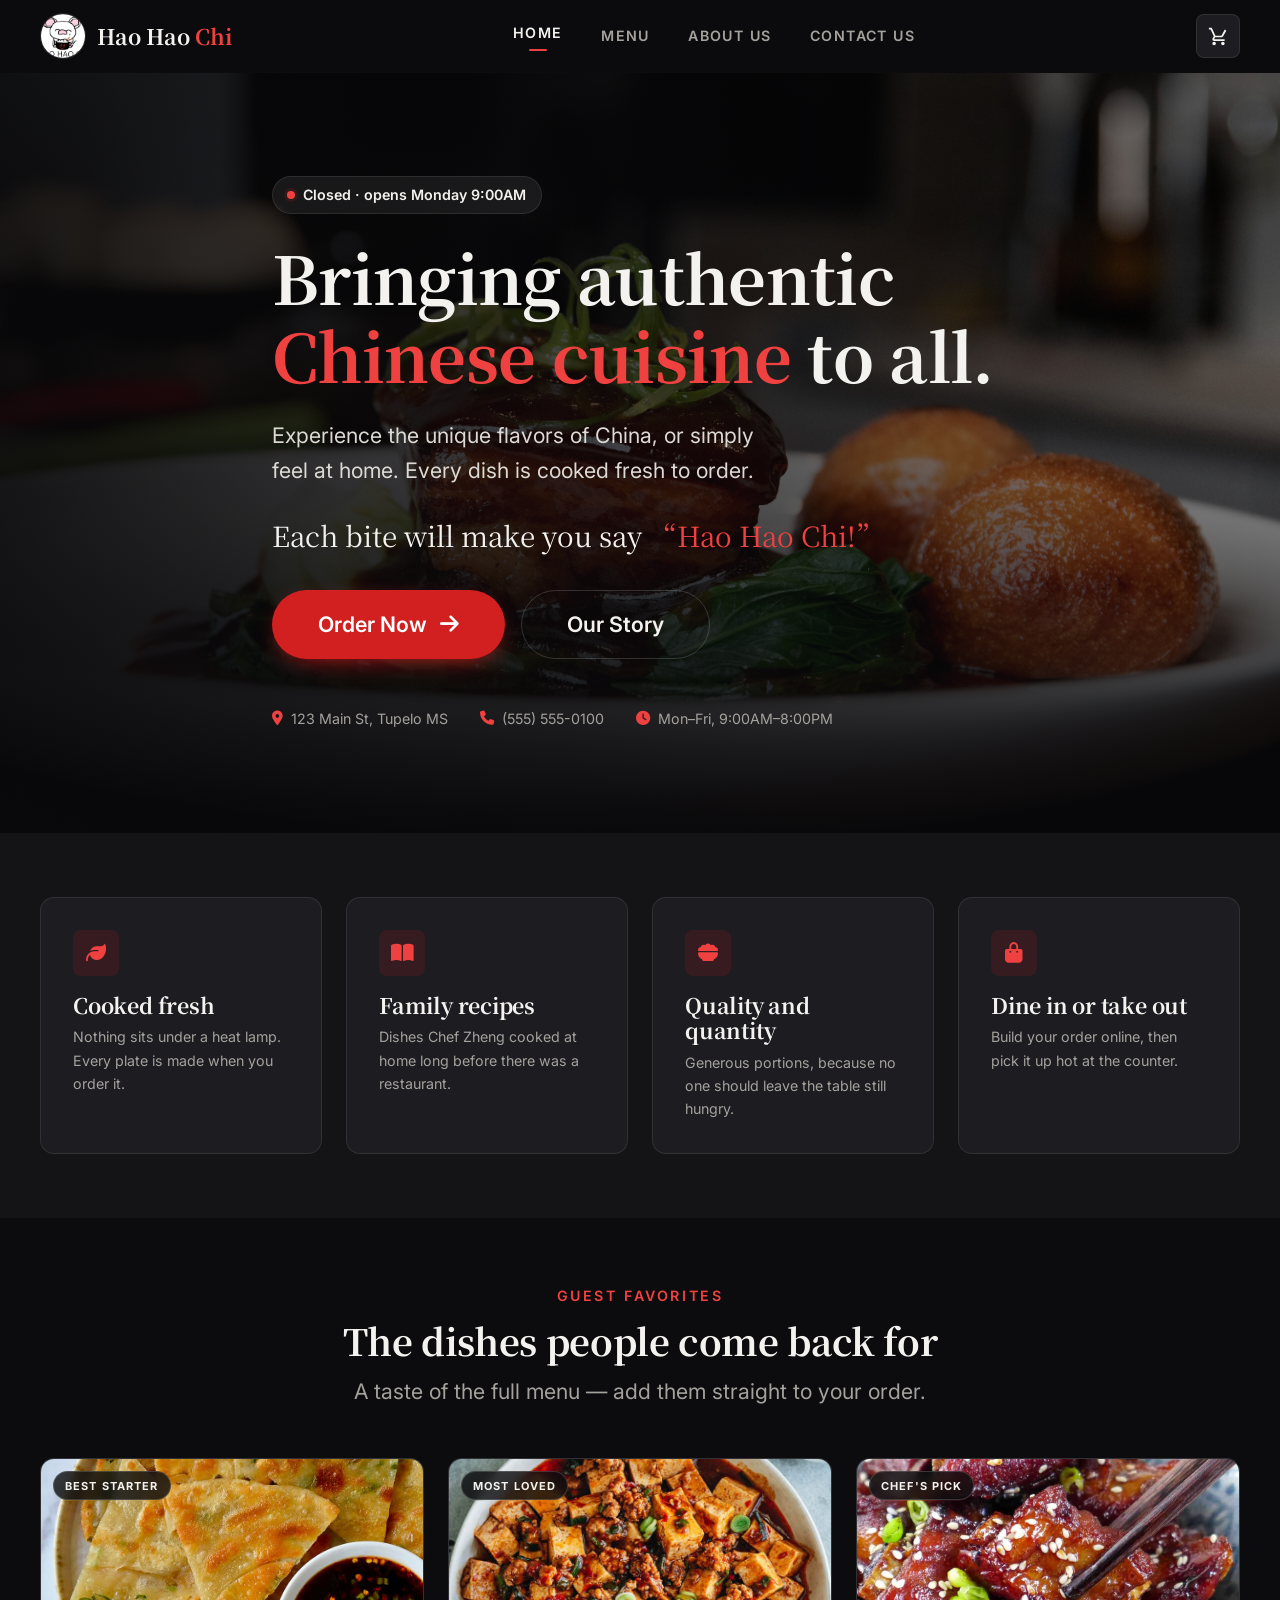
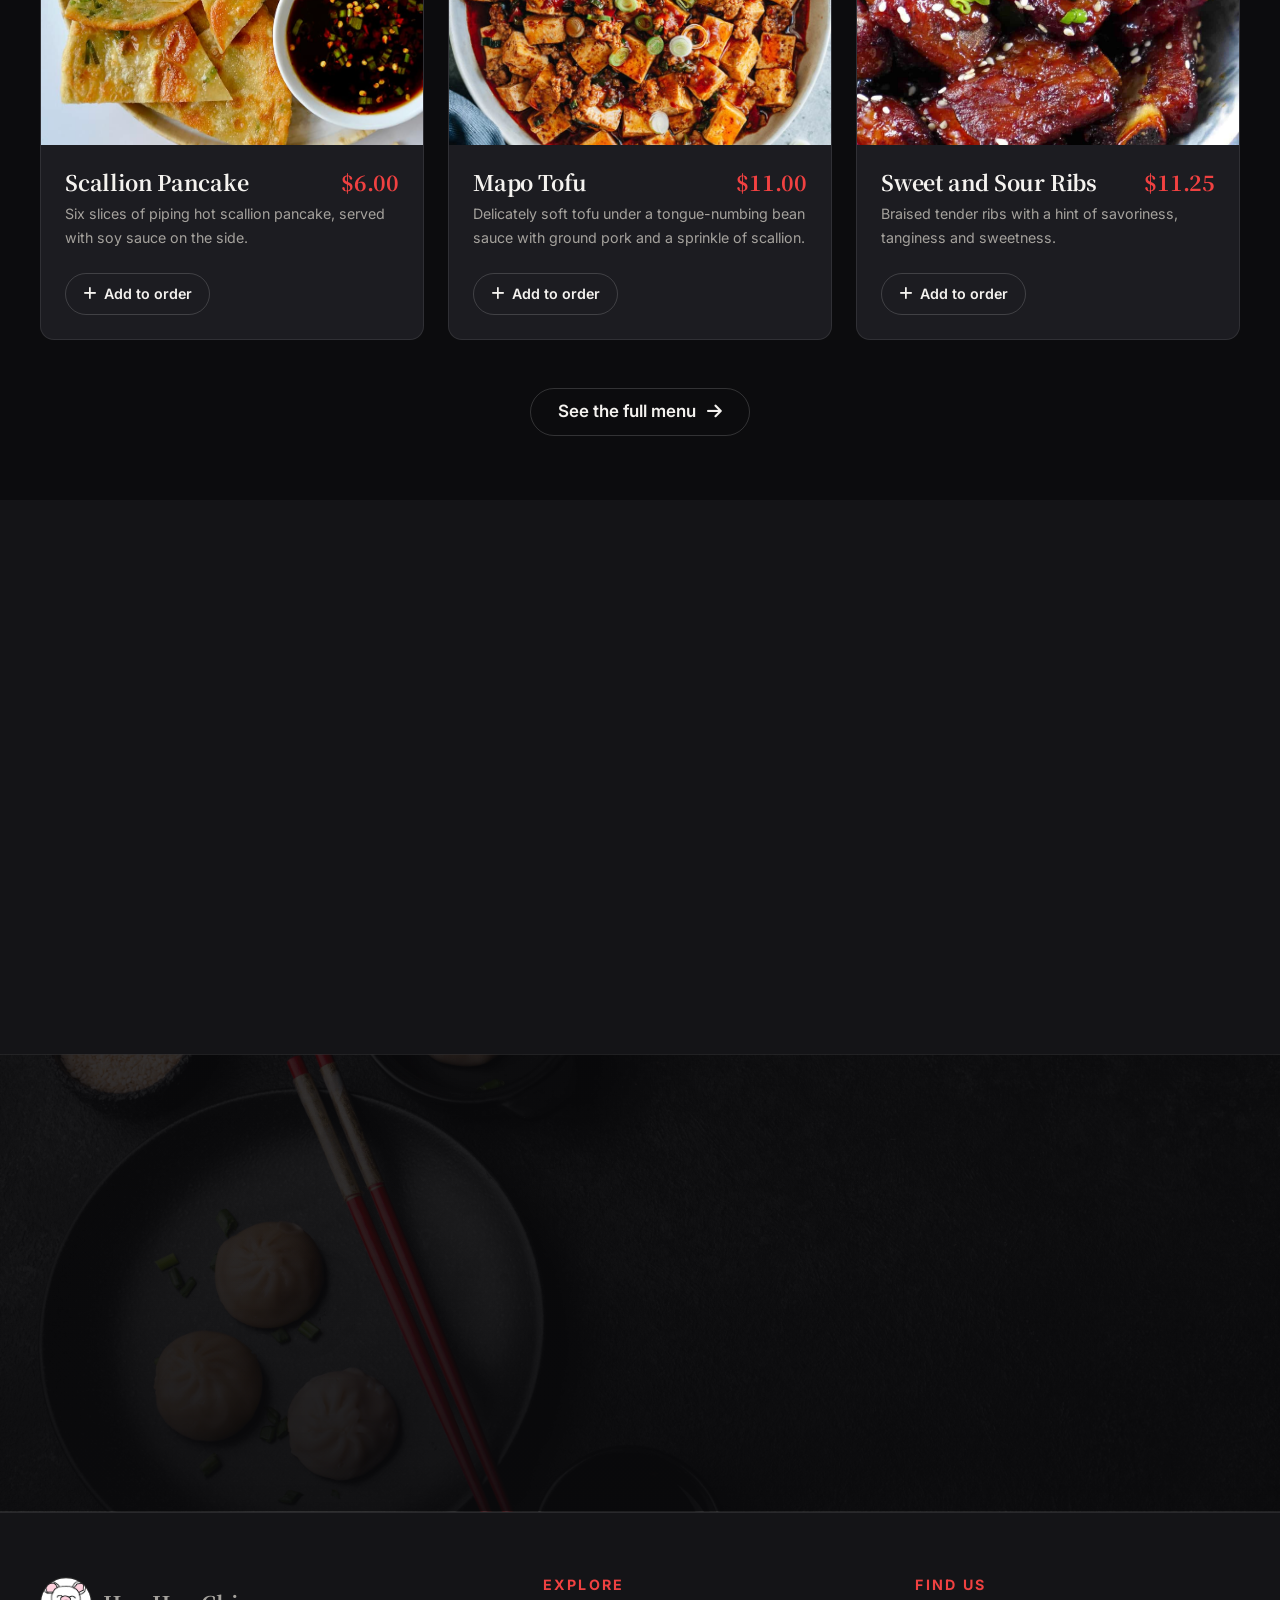
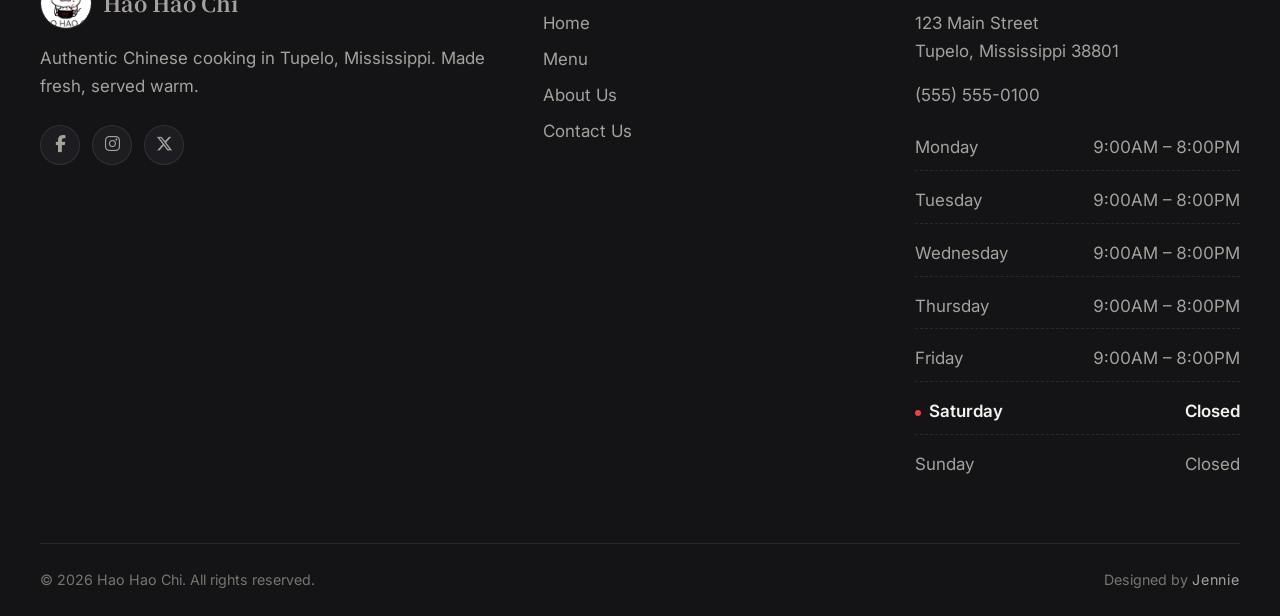
<file: index.html>
<!DOCTYPE html>
<html lang="en">
<head>
    <meta charset="UTF-8">
    <meta name="viewport" content="width=device-width, initial-scale=1.0">
    <title>Hao Hao Chi — Authentic Chinese Cuisine in Tupelo, MS</title>
    <meta name="description" content="Hao Hao Chi serves authentic Chinese cooking in Tupelo, Mississippi. Fresh daily, family recipes, dine in or take out.">
    <link rel="icon" href="./images/HHC5.jpg">
    <link rel="preconnect" href="https://fonts.googleapis.com">
    <link rel="preconnect" href="https://fonts.gstatic.com" crossorigin>
    <link href="https://fonts.googleapis.com/css2?family=Inter:wght@400;500;600;700&family=Noto+Serif+SC:wght@400;700;900&display=swap" rel="stylesheet">
    <link rel="stylesheet" href="https://cdnjs.cloudflare.com/ajax/libs/font-awesome/6.5.2/css/all.min.css">
    <link rel="stylesheet" href="web.css">
</head>
<body>
    <a class="skip-link" href="#main">Skip to content</a>

    <!-- ===== Header ===== -->
    <header class="site-header">
        <div class="header-inner">
            <a class="brand" href="index.html">
                <img class="brand-logo" src="./images/HHC5.jpg" alt="">
                <span class="brand-name">Hao Hao <span>Chi</span></span>
            </a>

            <nav class="site-nav" id="primary-nav" aria-label="Primary">
                <ul class="nav-list">
                    <li><a href="index.html" aria-current="page">Home</a></li>
                    <li><a href="menu.html">Menu</a></li>
                    <li><a href="about.html">About Us</a></li>
                    <li><a href="contact.html">Contact Us</a></li>
                </ul>
            </nav>

            <div class="header-actions">
                <button class="cart-btn" type="button" aria-label="Open cart, empty" aria-expanded="false" aria-controls="cart-drawer">
                    <svg viewBox="0 0 24 24" aria-hidden="true" focusable="false">
                        <path d="M7 18c-1.1 0-2 .9-2 2s.9 2 2 2 2-.9 2-2-.9-2-2-2zm10 0c-1.1 0-2 .9-2 2s.9 2 2 2 2-.9 2-2-.9-2-2-2zM7.2 14.6l.03-.12.9-1.63h7.45c.75 0 1.41-.41 1.75-1.03l3.58-6.49L19.16 4h-.01l-1.1 2-2.76 5H8.53l-.13-.27L6.16 6l-.95-2-.94-2H1v2h2l3.6 7.59-1.35 2.44c-.16.28-.25.61-.25.97 0 1.1.9 2 2 2h12v-2H7.42c-.13 0-.24-.11-.24-.24l.02-.09z"/>
                    </svg>
                    <span class="cart-count">0</span>
                </button>
                <button class="nav-toggle" type="button" aria-label="Open navigation" aria-expanded="false" aria-controls="primary-nav">
                    <span></span>
                </button>
            </div>
        </div>
    </header>

    <main id="main">
        <!-- ===== Hero ===== -->
        <section class="hero">
            <div class="hero-slides" aria-hidden="true">
                <div class="hero-slide is-active" style="background-image:url('images/siurouMantou.jpg')"></div>
                <div class="hero-slide" style="background-image:url('images/niurouMian.jpg')"></div>
                <div class="hero-slide" style="background-image:url('images/tudouPlate.jpg')"></div>
            </div>

            <div class="container hero-content">
                <p class="status-pill" data-open-status>
                    <span class="dot"></span>
                    <span class="status-text">Checking hours…</span>
                </p>
                <h1>Bringing authentic <em>Chinese cuisine</em> to all.</h1>
                <p class="hero-lede">Experience the unique flavors of China, or simply feel at home. Every dish is cooked fresh to order.</p>
                <p class="hero-tagline">Each bite will make you say <span>“Hao Hao Chi!”</span></p>

                <div class="hero-actions">
                    <a href="menu.html" class="btn btn--primary btn--lg">Order Now <i class="fa-solid fa-arrow-right" aria-hidden="true"></i></a>
                    <a href="about.html" class="btn btn--ghost btn--lg">Our Story</a>
                </div>

                <div class="hero-meta">
                    <div><i class="fa-solid fa-location-dot" aria-hidden="true"></i> 123 Main St, Tupelo MS</div>
                    <div><i class="fa-solid fa-phone" aria-hidden="true"></i> <a href="tel:+15555550100" style="text-decoration:none">(555) 555-0100</a></div>
                    <div><i class="fa-solid fa-clock" aria-hidden="true"></i> Mon–Fri, 9:00AM–8:00PM</div>
                </div>
            </div>
        </section>

        <!-- ===== Why us ===== -->
        <section class="section section--alt">
            <div class="container">
                <div class="value-grid">
                    <article class="value-card" data-reveal>
                        <div class="icon"><i class="fa-solid fa-leaf" aria-hidden="true"></i></div>
                        <h3>Cooked fresh</h3>
                        <p>Nothing sits under a heat lamp. Every plate is made when you order it.</p>
                    </article>
                    <article class="value-card" data-reveal>
                        <div class="icon"><i class="fa-solid fa-book-open" aria-hidden="true"></i></div>
                        <h3>Family recipes</h3>
                        <p>Dishes Chef Zheng cooked at home long before there was a restaurant.</p>
                    </article>
                    <article class="value-card" data-reveal>
                        <div class="icon"><i class="fa-solid fa-bowl-food" aria-hidden="true"></i></div>
                        <h3>Quality and quantity</h3>
                        <p>Generous portions, because no one should leave the table still hungry.</p>
                    </article>
                    <article class="value-card" data-reveal>
                        <div class="icon"><i class="fa-solid fa-bag-shopping" aria-hidden="true"></i></div>
                        <h3>Dine in or take out</h3>
                        <p>Build your order online, then pick it up hot at the counter.</p>
                    </article>
                </div>
            </div>
        </section>

        <!-- ===== Guest favorites ===== -->
        <section class="section">
            <div class="container">
                <div class="section-head" data-reveal>
                    <span class="eyebrow">Guest favorites</span>
                    <h2>The dishes people come back for</h2>
                    <p>A taste of the full menu — add them straight to your order.</p>
                </div>

                <!-- Rendered from menu-data.js by web.js -->
                <div class="dish-grid" id="featured-root">
                    <p class="result-count">Loading favorites…</p>
                </div>

                <div class="hero-actions" style="justify-content:center;margin-top:var(--space-7)">
                    <a href="menu.html" class="btn btn--ghost">See the full menu <i class="fa-solid fa-arrow-right" aria-hidden="true"></i></a>
                </div>
            </div>
        </section>

        <!-- ===== Story teaser ===== -->
        <section class="section section--alt">
            <div class="container story">
                <div class="story-media" data-reveal>
                    <img src="./images/restaurant-image.jpg" alt="Inside the Hao Hao Chi dining room" loading="lazy">
                </div>
                <div class="story-text" data-reveal>
                    <span class="eyebrow">Since 2024</span>
                    <h2>The House of Zheng</h2>
                    <p>It started with a passion for cooking. Chef Zheng made creative dishes for his family, and the time he put into them was how he showed his love for the people around him.</p>
                    <p>That passion grew, and on February 2nd, 2024, Hao Hao Chi opened its doors in Tupelo.</p>
                    <a href="about.html" class="btn btn--ghost">Read our story</a>
                </div>
            </div>
        </section>

        <!-- ===== Closing CTA ===== -->
        <section class="cta-band">
            <div class="container" data-reveal>
                <span class="eyebrow">Hungry yet?</span>
                <h2>Your table is ready</h2>
                <p>Order ahead for pickup, or stop by 123 Main Street and let us take care of the rest.</p>
                <div class="hero-actions">
                    <a href="menu.html" class="btn btn--primary btn--lg">Start an order</a>
                    <a href="contact.html" class="btn btn--ghost btn--lg">Find us</a>
                </div>
            </div>
        </section>
    </main>

    <!-- ===== Footer ===== -->
    <footer class="site-footer">
        <div class="container footer-grid">
            <div class="footer-col">
                <a class="footer-brand" href="index.html">
                    <img src="./images/HHC5.jpg" alt="">
                    <span>Hao Hao Chi</span>
                </a>
                <p>Authentic Chinese cooking in Tupelo, Mississippi. Made fresh, served warm.</p>
                <div class="social-links">
                    <a href="#" aria-label="Hao Hao Chi on Facebook"><i class="fa-brands fa-facebook-f" aria-hidden="true"></i></a>
                    <a href="#" aria-label="Hao Hao Chi on Instagram"><i class="fa-brands fa-instagram" aria-hidden="true"></i></a>
                    <a href="#" aria-label="Hao Hao Chi on X"><i class="fa-brands fa-x-twitter" aria-hidden="true"></i></a>
                </div>
            </div>

            <div class="footer-col">
                <h3>Explore</h3>
                <ul>
                    <li><a href="index.html">Home</a></li>
                    <li><a href="menu.html">Menu</a></li>
                    <li><a href="about.html">About Us</a></li>
                    <li><a href="contact.html">Contact Us</a></li>
                </ul>
            </div>

            <div class="footer-col">
                <h3>Find Us</h3>
                <p>123 Main Street<br>Tupelo, Mississippi 38801</p>
                <p><a href="tel:+15555550100">(555) 555-0100</a></p>
                <ul class="hours-list" data-hours-list></ul>
            </div>
        </div>

        <div class="container footer-bottom">
            <p>&copy; <span data-year>2024</span> Hao Hao Chi. All rights reserved.</p>
            <p>Designed by <span class="designer">Jennie</span></p>
        </div>
    </footer>

    <!-- ===== Cart drawer ===== -->
    <aside class="cart-drawer" id="cart-drawer" aria-label="Your order" aria-hidden="true">
        <div class="cart-drawer-head">
            <h2>Your Order</h2>
            <button class="cart-close-btn" type="button" aria-label="Close cart">&times;</button>
        </div>
        <div class="cart-body">
            <div class="cart-empty">
                <svg viewBox="0 0 24 24" aria-hidden="true">
                    <path d="M7 18c-1.1 0-2 .9-2 2s.9 2 2 2 2-.9 2-2-.9-2-2-2zm10 0c-1.1 0-2 .9-2 2s.9 2 2 2 2-.9 2-2-.9-2-2-2zM7.2 14.6l.03-.12.9-1.63h7.45c.75 0 1.41-.41 1.75-1.03l3.58-6.49L19.16 4h-.01l-1.1 2-2.76 5H8.53l-.13-.27L6.16 6l-.95-2-.94-2H1v2h2l3.6 7.59-1.35 2.44c-.16.28-.25.61-.25.97 0 1.1.9 2 2 2h12v-2H7.42c-.13 0-.24-.11-.24-.24l.02-.09z"/>
                </svg>
                <p>Your cart is empty.</p>
                <a href="menu.html" class="btn btn--ghost">Browse the menu</a>
            </div>
            <ul class="cart-items"></ul>
        </div>
        <div class="cart-foot hidden">
            <div class="cart-line"><span>Subtotal</span><span data-cart-subtotal>$0.00</span></div>
            <div class="cart-line"><span>Estimated tax (7%)</span><span data-cart-tax>$0.00</span></div>
            <div class="cart-line cart-line--total"><span>Total</span><span data-cart-total>$0.00</span></div>
            <button class="btn btn--primary btn--block checkout-btn" type="button">Checkout</button>
            <button class="cart-clear" type="button">Empty cart</button>
            <p class="cart-note">Pickup only · pay when you collect</p>
        </div>
    </aside>

    <div class="scrim"></div>

    <script src="menu-data.js"></script>
    <script src="web.js"></script>
</body>
</html>
</file>
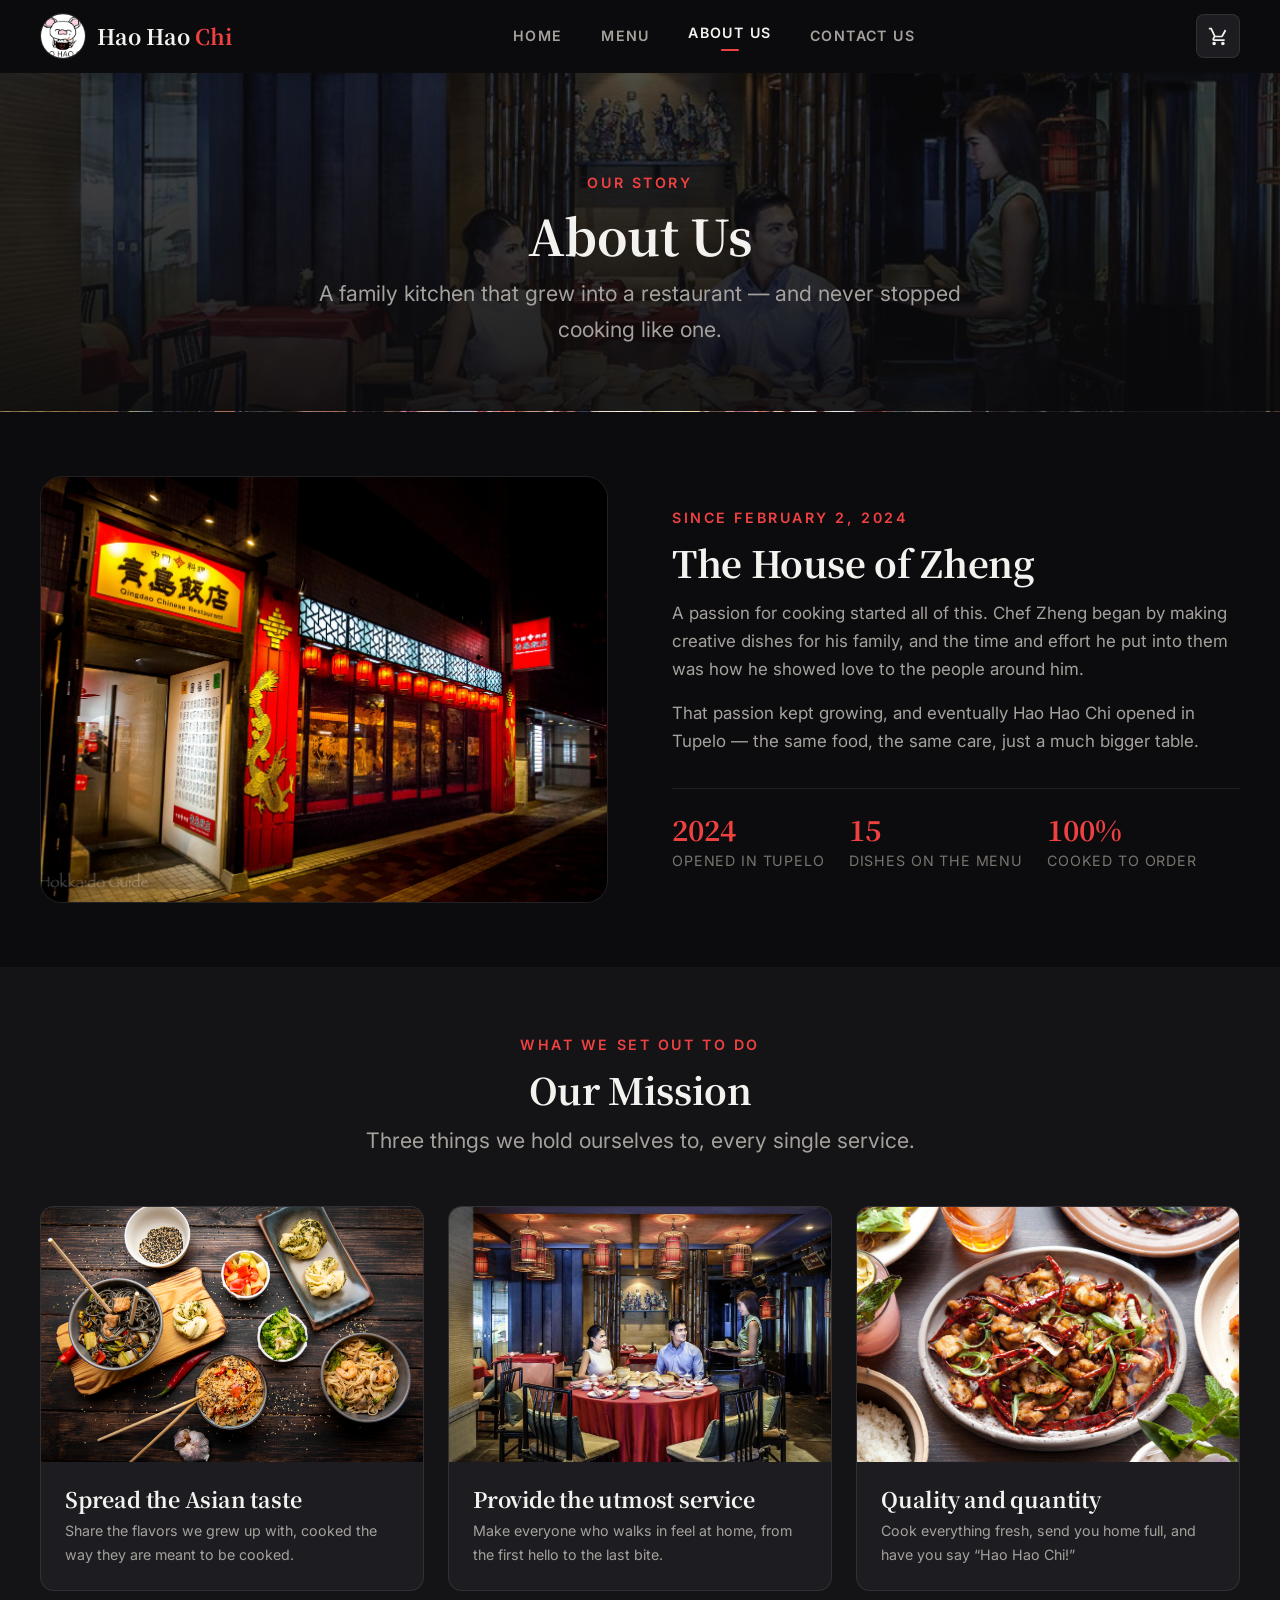
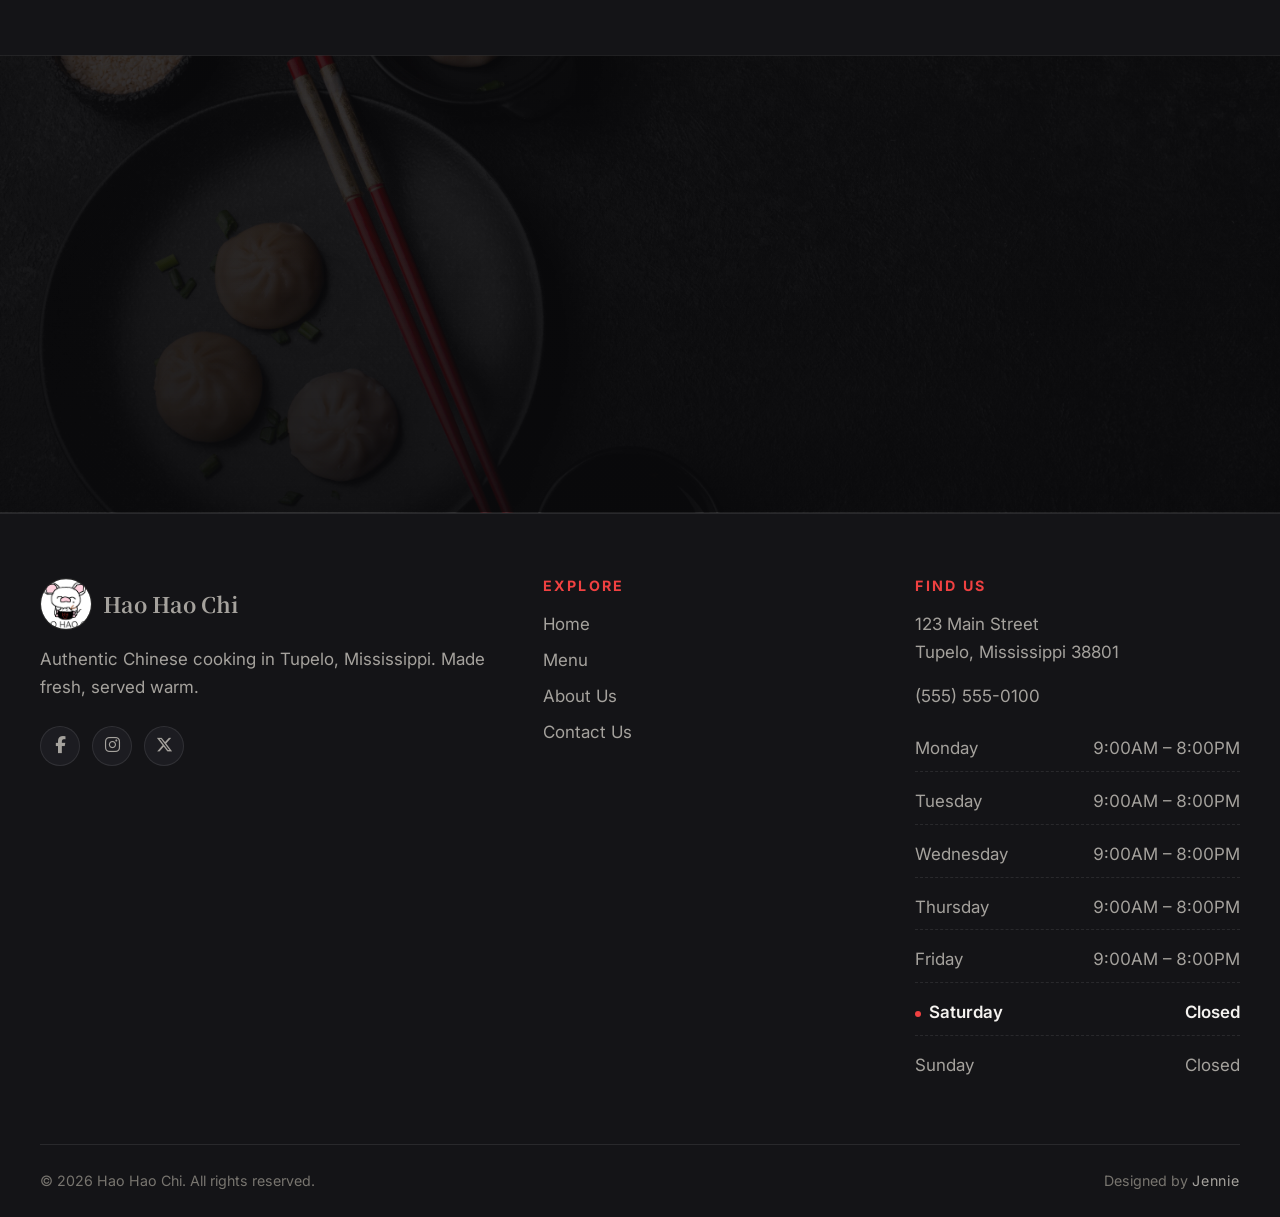
<file: about.html>
<!DOCTYPE html>
<html lang="en">
<head>
    <meta charset="UTF-8">
    <meta name="viewport" content="width=device-width, initial-scale=1.0">
    <title>About Us — Hao Hao Chi</title>
    <meta name="description" content="The story behind Hao Hao Chi — Chef Zheng, the House of Zheng, and the mission that opened our doors in Tupelo on February 2nd, 2024.">
    <link rel="icon" href="./images/HHC5.jpg">
    <link rel="preconnect" href="https://fonts.googleapis.com">
    <link rel="preconnect" href="https://fonts.gstatic.com" crossorigin>
    <link href="https://fonts.googleapis.com/css2?family=Inter:wght@400;500;600;700&family=Noto+Serif+SC:wght@400;700;900&display=swap" rel="stylesheet">
    <link rel="stylesheet" href="https://cdnjs.cloudflare.com/ajax/libs/font-awesome/6.5.2/css/all.min.css">
    <link rel="stylesheet" href="web.css">
</head>
<body>
    <a class="skip-link" href="#main">Skip to content</a>

    <!-- ===== Header ===== -->
    <header class="site-header">
        <div class="header-inner">
            <a class="brand" href="index.html">
                <img class="brand-logo" src="./images/HHC5.jpg" alt="">
                <span class="brand-name">Hao Hao <span>Chi</span></span>
            </a>

            <nav class="site-nav" id="primary-nav" aria-label="Primary">
                <ul class="nav-list">
                    <li><a href="index.html">Home</a></li>
                    <li><a href="menu.html">Menu</a></li>
                    <li><a href="about.html" aria-current="page">About Us</a></li>
                    <li><a href="contact.html">Contact Us</a></li>
                </ul>
            </nav>

            <div class="header-actions">
                <button class="cart-btn" type="button" aria-label="Open cart, empty" aria-expanded="false" aria-controls="cart-drawer">
                    <svg viewBox="0 0 24 24" aria-hidden="true" focusable="false">
                        <path d="M7 18c-1.1 0-2 .9-2 2s.9 2 2 2 2-.9 2-2-.9-2-2-2zm10 0c-1.1 0-2 .9-2 2s.9 2 2 2 2-.9 2-2-.9-2-2-2zM7.2 14.6l.03-.12.9-1.63h7.45c.75 0 1.41-.41 1.75-1.03l3.58-6.49L19.16 4h-.01l-1.1 2-2.76 5H8.53l-.13-.27L6.16 6l-.95-2-.94-2H1v2h2l3.6 7.59-1.35 2.44c-.16.28-.25.61-.25.97 0 1.1.9 2 2 2h12v-2H7.42c-.13 0-.24-.11-.24-.24l.02-.09z"/>
                    </svg>
                    <span class="cart-count">0</span>
                </button>
                <button class="nav-toggle" type="button" aria-label="Open navigation" aria-expanded="false" aria-controls="primary-nav">
                    <span></span>
                </button>
            </div>
        </div>
    </header>

    <main id="main">
        <!-- ===== Page hero ===== -->
        <section class="page-hero" style="background-image:url('images/Chinese-Restaurant-870x653.jpg')">
            <div class="container">
                <span class="eyebrow">Our story</span>
                <h1>About Us</h1>
                <p>A family kitchen that grew into a restaurant — and never stopped cooking like one.</p>
            </div>
        </section>

        <!-- ===== Story ===== -->
        <section class="section">
            <div class="container story">
                <div class="story-media" data-reveal>
                    <img src="./images/restaurant-image.jpg" alt="The Hao Hao Chi dining room" loading="lazy">
                </div>
                <div class="story-text" data-reveal>
                    <span class="eyebrow">Since February 2, 2024</span>
                    <h2>The House of Zheng</h2>
                    <p>A passion for cooking started all of this. Chef Zheng began by making creative dishes for his family, and the time and effort he put into them was how he showed love to the people around him.</p>
                    <p>That passion kept growing, and eventually Hao Hao Chi opened in Tupelo — the same food, the same care, just a much bigger table.</p>

                    <div class="badge-strip">
                        <div>
                            <strong>2024</strong>
                            <span>Opened in Tupelo</span>
                        </div>
                        <div>
                            <strong>15</strong>
                            <span>Dishes on the menu</span>
                        </div>
                        <div>
                            <strong>100%</strong>
                            <span>Cooked to order</span>
                        </div>
                    </div>
                </div>
            </div>
        </section>

        <!-- ===== Mission ===== -->
        <section class="section section--alt">
            <div class="container">
                <div class="section-head" data-reveal>
                    <span class="eyebrow">What we set out to do</span>
                    <h2>Our Mission</h2>
                    <p>Three things we hold ourselves to, every single service.</p>
                </div>

                <div class="mission-grid">
                    <article class="mission-card" data-reveal>
                        <img src="./images/top-view-assortment-delicious-asian-food.jpg" alt="An assortment of Asian dishes seen from above" loading="lazy">
                        <div class="mission-card-body">
                            <h3>Spread the Asian taste</h3>
                            <p>Share the flavors we grew up with, cooked the way they are meant to be cooked.</p>
                        </div>
                    </article>

                    <article class="mission-card" data-reveal>
                        <img src="./images/Chinese-Restaurant-870x653.jpg" alt="A warmly lit Chinese restaurant dining room" loading="lazy">
                        <div class="mission-card-body">
                            <h3>Provide the utmost service</h3>
                            <p>Make everyone who walks in feel at home, from the first hello to the last bite.</p>
                        </div>
                    </article>

                    <article class="mission-card" data-reveal>
                        <img src="./images/asian tast.jpg" alt="A generous spread of freshly cooked dishes" loading="lazy">
                        <div class="mission-card-body">
                            <h3>Quality and quantity</h3>
                            <p>Cook everything fresh, send you home full, and have you say “Hao Hao Chi!”</p>
                        </div>
                    </article>
                </div>
            </div>
        </section>

        <!-- ===== Closing CTA ===== -->
        <section class="cta-band">
            <div class="container" data-reveal>
                <span class="eyebrow">Come say hello</span>
                <h2>Taste it for yourself</h2>
                <p>The menu is short on purpose — every dish on it is one we are proud to serve.</p>
                <div class="hero-actions">
                    <a href="menu.html" class="btn btn--primary btn--lg">View the menu</a>
                    <a href="contact.html" class="btn btn--ghost btn--lg">Get in touch</a>
                </div>
            </div>
        </section>
    </main>

    <!-- ===== Footer ===== -->
    <footer class="site-footer">
        <div class="container footer-grid">
            <div class="footer-col">
                <a class="footer-brand" href="index.html">
                    <img src="./images/HHC5.jpg" alt="">
                    <span>Hao Hao Chi</span>
                </a>
                <p>Authentic Chinese cooking in Tupelo, Mississippi. Made fresh, served warm.</p>
                <div class="social-links">
                    <a href="#" aria-label="Hao Hao Chi on Facebook"><i class="fa-brands fa-facebook-f" aria-hidden="true"></i></a>
                    <a href="#" aria-label="Hao Hao Chi on Instagram"><i class="fa-brands fa-instagram" aria-hidden="true"></i></a>
                    <a href="#" aria-label="Hao Hao Chi on X"><i class="fa-brands fa-x-twitter" aria-hidden="true"></i></a>
                </div>
            </div>

            <div class="footer-col">
                <h3>Explore</h3>
                <ul>
                    <li><a href="index.html">Home</a></li>
                    <li><a href="menu.html">Menu</a></li>
                    <li><a href="about.html">About Us</a></li>
                    <li><a href="contact.html">Contact Us</a></li>
                </ul>
            </div>

            <div class="footer-col">
                <h3>Find Us</h3>
                <p>123 Main Street<br>Tupelo, Mississippi 38801</p>
                <p><a href="tel:+15555550100">(555) 555-0100</a></p>
                <ul class="hours-list" data-hours-list></ul>
            </div>
        </div>

        <div class="container footer-bottom">
            <p>&copy; <span data-year>2024</span> Hao Hao Chi. All rights reserved.</p>
            <p>Designed by <span class="designer">Jennie</span></p>
        </div>
    </footer>

    <!-- ===== Cart drawer ===== -->
    <aside class="cart-drawer" id="cart-drawer" aria-label="Your order" aria-hidden="true">
        <div class="cart-drawer-head">
            <h2>Your Order</h2>
            <button class="cart-close-btn" type="button" aria-label="Close cart">&times;</button>
        </div>
        <div class="cart-body">
            <div class="cart-empty">
                <svg viewBox="0 0 24 24" aria-hidden="true">
                    <path d="M7 18c-1.1 0-2 .9-2 2s.9 2 2 2 2-.9 2-2-.9-2-2-2zm10 0c-1.1 0-2 .9-2 2s.9 2 2 2 2-.9 2-2-.9-2-2-2zM7.2 14.6l.03-.12.9-1.63h7.45c.75 0 1.41-.41 1.75-1.03l3.58-6.49L19.16 4h-.01l-1.1 2-2.76 5H8.53l-.13-.27L6.16 6l-.95-2-.94-2H1v2h2l3.6 7.59-1.35 2.44c-.16.28-.25.61-.25.97 0 1.1.9 2 2 2h12v-2H7.42c-.13 0-.24-.11-.24-.24l.02-.09z"/>
                </svg>
                <p>Your cart is empty.</p>
                <a href="menu.html" class="btn btn--ghost">Browse the menu</a>
            </div>
            <ul class="cart-items"></ul>
        </div>
        <div class="cart-foot hidden">
            <div class="cart-line"><span>Subtotal</span><span data-cart-subtotal>$0.00</span></div>
            <div class="cart-line"><span>Estimated tax (7%)</span><span data-cart-tax>$0.00</span></div>
            <div class="cart-line cart-line--total"><span>Total</span><span data-cart-total>$0.00</span></div>
            <button class="btn btn--primary btn--block checkout-btn" type="button">Checkout</button>
            <button class="cart-clear" type="button">Empty cart</button>
            <p class="cart-note">Pickup only · pay when you collect</p>
        </div>
    </aside>

    <div class="scrim"></div>

    <script src="web.js"></script>
</body>
</html>
</file>
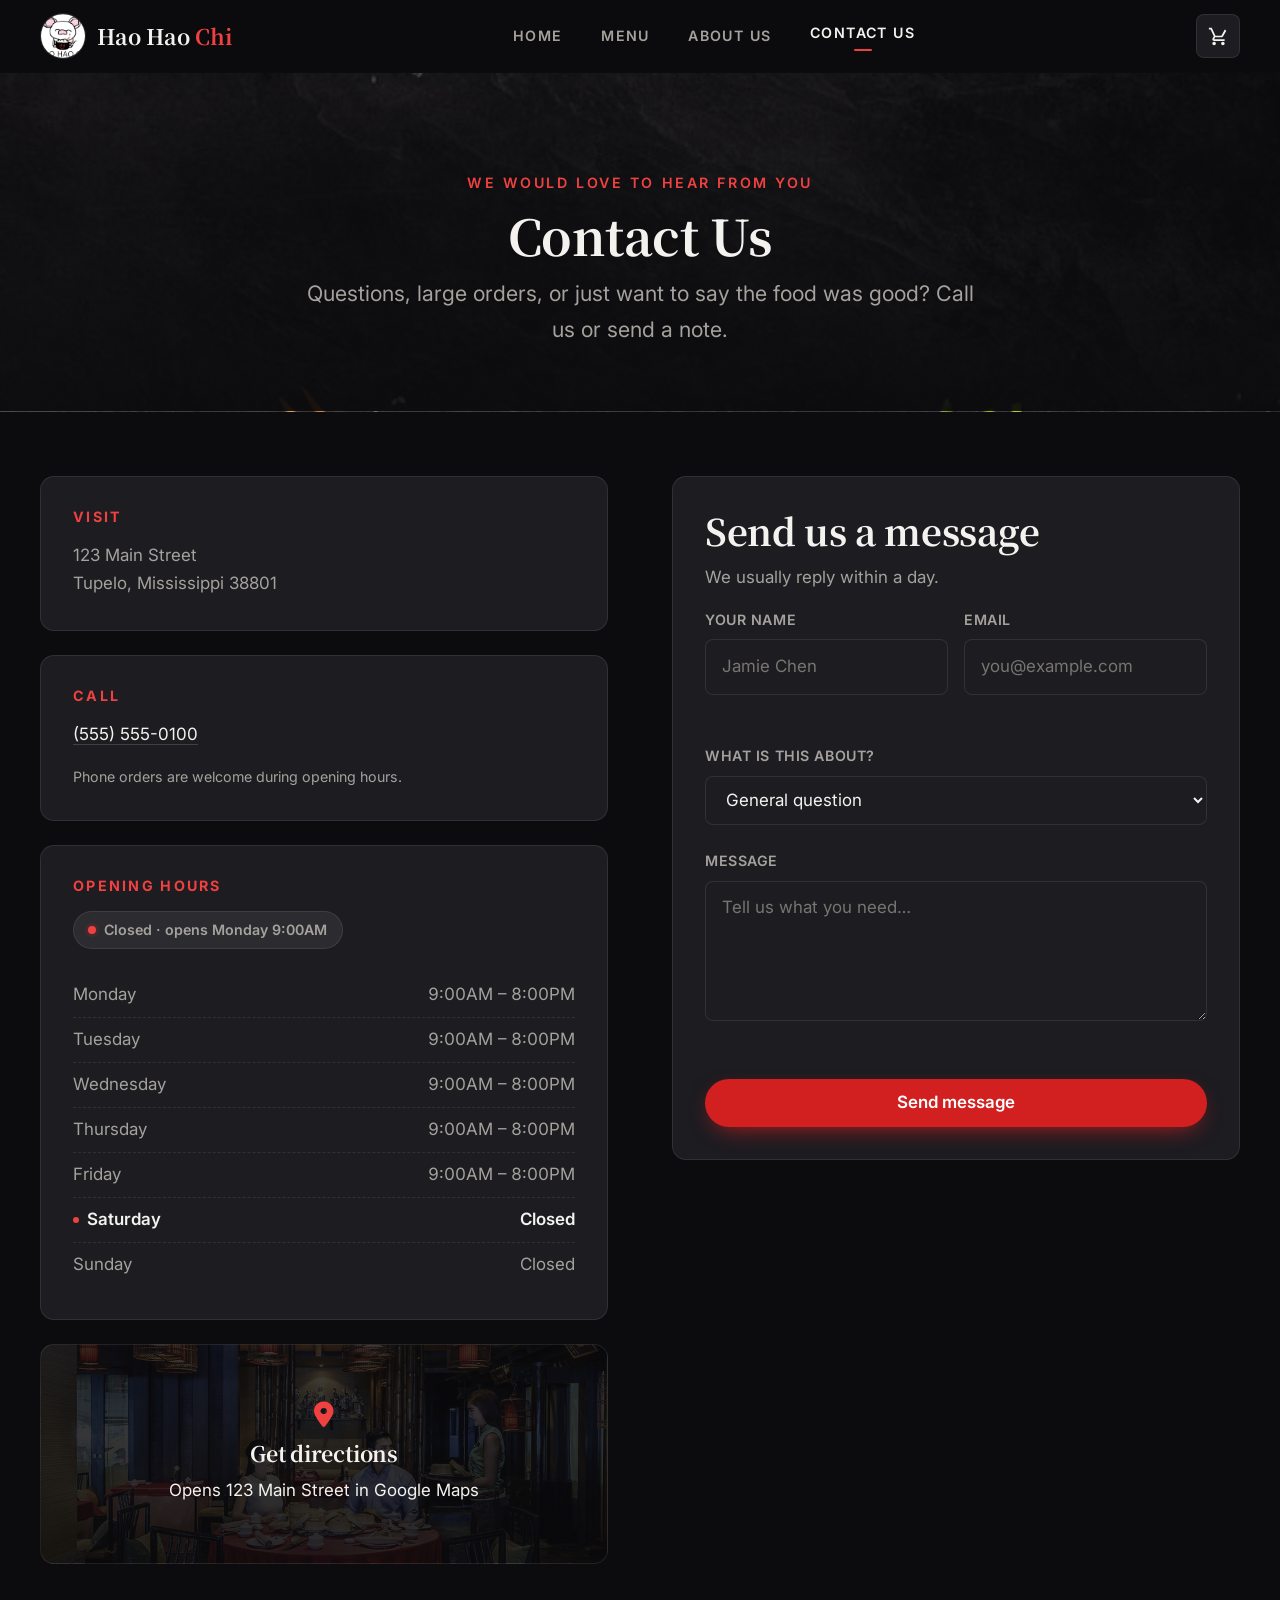
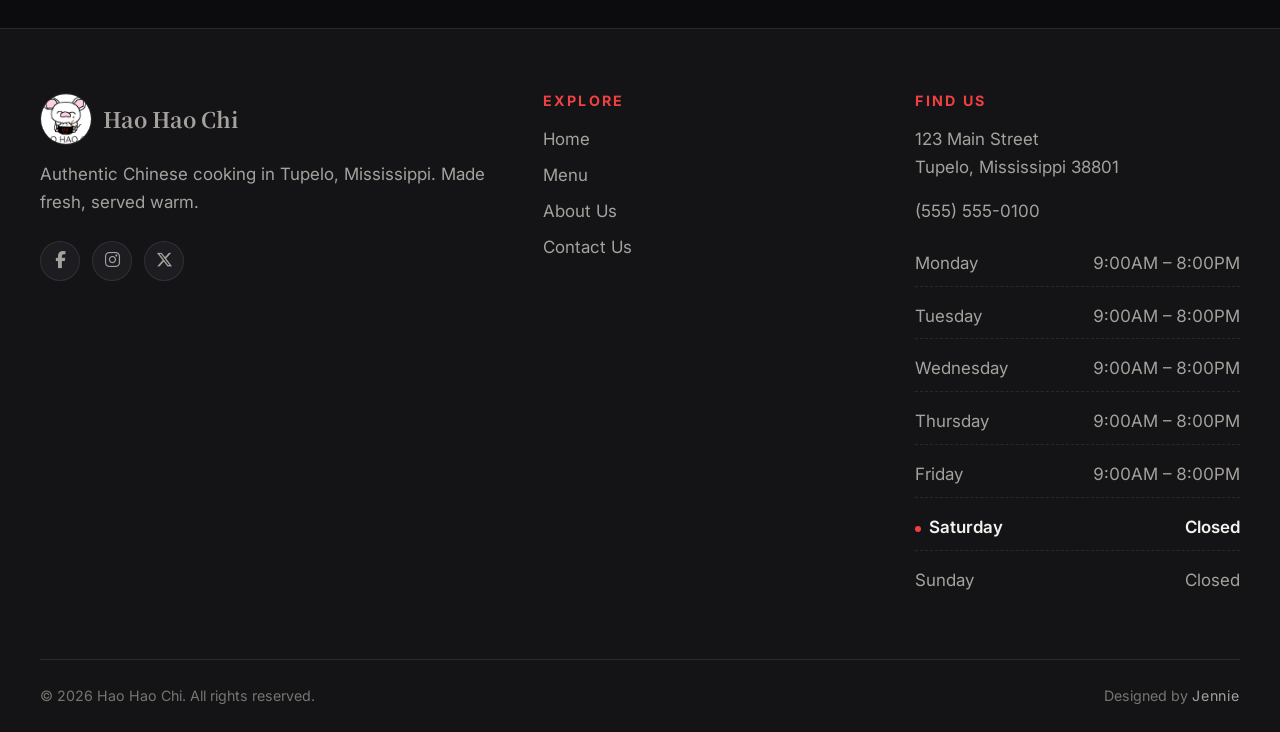
<file: contact.html>
<!DOCTYPE html>
<html lang="en">
<head>
    <meta charset="UTF-8">
    <meta name="viewport" content="width=device-width, initial-scale=1.0">
    <title>Contact Us — Hao Hao Chi</title>
    <meta name="description" content="Find Hao Hao Chi at 123 Main Street, Tupelo MS. Opening hours, phone number, directions and a message form.">
    <link rel="icon" href="./images/HHC5.jpg">
    <link rel="preconnect" href="https://fonts.googleapis.com">
    <link rel="preconnect" href="https://fonts.gstatic.com" crossorigin>
    <link href="https://fonts.googleapis.com/css2?family=Inter:wght@400;500;600;700&family=Noto+Serif+SC:wght@400;700;900&display=swap" rel="stylesheet">
    <link rel="stylesheet" href="https://cdnjs.cloudflare.com/ajax/libs/font-awesome/6.5.2/css/all.min.css">
    <link rel="stylesheet" href="web.css">
</head>
<body>
    <a class="skip-link" href="#main">Skip to content</a>

    <!-- ===== Header ===== -->
    <header class="site-header">
        <div class="header-inner">
            <a class="brand" href="index.html">
                <img class="brand-logo" src="./images/HHC5.jpg" alt="">
                <span class="brand-name">Hao Hao <span>Chi</span></span>
            </a>

            <nav class="site-nav" id="primary-nav" aria-label="Primary">
                <ul class="nav-list">
                    <li><a href="index.html">Home</a></li>
                    <li><a href="menu.html">Menu</a></li>
                    <li><a href="about.html">About Us</a></li>
                    <li><a href="contact.html" aria-current="page">Contact Us</a></li>
                </ul>
            </nav>

            <div class="header-actions">
                <button class="cart-btn" type="button" aria-label="Open cart, empty" aria-expanded="false" aria-controls="cart-drawer">
                    <svg viewBox="0 0 24 24" aria-hidden="true" focusable="false">
                        <path d="M7 18c-1.1 0-2 .9-2 2s.9 2 2 2 2-.9 2-2-.9-2-2-2zm10 0c-1.1 0-2 .9-2 2s.9 2 2 2 2-.9 2-2-.9-2-2-2zM7.2 14.6l.03-.12.9-1.63h7.45c.75 0 1.41-.41 1.75-1.03l3.58-6.49L19.16 4h-.01l-1.1 2-2.76 5H8.53l-.13-.27L6.16 6l-.95-2-.94-2H1v2h2l3.6 7.59-1.35 2.44c-.16.28-.25.61-.25.97 0 1.1.9 2 2 2h12v-2H7.42c-.13 0-.24-.11-.24-.24l.02-.09z"/>
                    </svg>
                    <span class="cart-count">0</span>
                </button>
                <button class="nav-toggle" type="button" aria-label="Open navigation" aria-expanded="false" aria-controls="primary-nav">
                    <span></span>
                </button>
            </div>
        </div>
    </header>

    <main id="main">
        <!-- ===== Page hero ===== -->
        <section class="page-hero" style="background-image:url('images/asianfoodbackground.jpg')">
            <div class="container">
                <span class="eyebrow">We would love to hear from you</span>
                <h1>Contact Us</h1>
                <p>Questions, large orders, or just want to say the food was good? Call us or send a note.</p>
            </div>
        </section>

        <section class="section">
            <div class="container contact-layout">
                <!-- ===== Details ===== -->
                <div data-reveal>
                    <div class="info-card">
                        <h3>Visit</h3>
                        <p>123 Main Street<br>Tupelo, Mississippi 38801</p>
                    </div>

                    <div class="info-card">
                        <h3>Call</h3>
                        <p><a href="tel:+15555550100">(555) 555-0100</a></p>
                        <p class="field-hint">Phone orders are welcome during opening hours.</p>
                    </div>

                    <div class="info-card">
                        <h3>Opening hours</h3>
                        <p class="status-pill" data-open-status>
                            <span class="dot"></span>
                            <span class="status-text">Checking hours…</span>
                        </p>
                        <ul class="hours-list" data-hours-list></ul>
                    </div>

                    <a class="map-card" href="https://www.google.com/maps/search/?api=1&amp;query=123+Main+Street+Tupelo+MS+38801"
                       target="_blank" rel="noopener noreferrer" style="text-decoration:none">
                        <div>
                            <i class="fa-solid fa-location-dot" aria-hidden="true"></i>
                            <h3>Get directions</h3>
                            <p>Opens 123 Main Street in Google Maps</p>
                        </div>
                    </a>
                </div>

                <!-- ===== Form ===== -->
                <div data-reveal>
                    <form class="form-card" id="contact-form" novalidate>
                        <h2>Send us a message</h2>
                        <p style="color:var(--text-muted)">We usually reply within a day.</p>

                        <div class="form-row">
                            <div class="field">
                                <label for="name">Your name</label>
                                <input type="text" id="name" name="name" autocomplete="name" placeholder="Jamie Chen">
                                <span class="field-error" id="error-name" role="alert"></span>
                            </div>
                            <div class="field">
                                <label for="email">Email</label>
                                <input type="email" id="email" name="email" autocomplete="email" placeholder="you@example.com">
                                <span class="field-error" id="error-email" role="alert"></span>
                            </div>
                        </div>

                        <div class="field">
                            <label for="topic">What is this about?</label>
                            <select id="topic" name="topic">
                                <option value="general">General question</option>
                                <option value="large-order">Large or catering order</option>
                                <option value="reservation">Table for a group</option>
                                <option value="feedback">Feedback</option>
                            </select>
                        </div>

                        <div class="field">
                            <label for="message">Message</label>
                            <textarea id="message" name="message" placeholder="Tell us what you need…"></textarea>
                            <span class="field-error" id="error-message" role="alert"></span>
                        </div>

                        <button class="btn btn--primary btn--block" type="submit">Send message</button>

                        <div class="form-success hidden" tabindex="-1" role="status">
                            <i class="fa-solid fa-circle-check" aria-hidden="true"></i>
                            <div>
                                <strong>Thanks — your message is ready to send.</strong>
                                <p class="cart-note" style="text-align:left;margin-top:4px">
                                    This form is a front-end demo and is not connected to email yet.
                                    For anything urgent, please call <a href="tel:+15555550100" style="color:inherit">(555) 555-0100</a>.
                                </p>
                            </div>
                        </div>
                    </form>
                </div>
            </div>
        </section>
    </main>

    <!-- ===== Footer ===== -->
    <footer class="site-footer">
        <div class="container footer-grid">
            <div class="footer-col">
                <a class="footer-brand" href="index.html">
                    <img src="./images/HHC5.jpg" alt="">
                    <span>Hao Hao Chi</span>
                </a>
                <p>Authentic Chinese cooking in Tupelo, Mississippi. Made fresh, served warm.</p>
                <div class="social-links">
                    <a href="#" aria-label="Hao Hao Chi on Facebook"><i class="fa-brands fa-facebook-f" aria-hidden="true"></i></a>
                    <a href="#" aria-label="Hao Hao Chi on Instagram"><i class="fa-brands fa-instagram" aria-hidden="true"></i></a>
                    <a href="#" aria-label="Hao Hao Chi on X"><i class="fa-brands fa-x-twitter" aria-hidden="true"></i></a>
                </div>
            </div>

            <div class="footer-col">
                <h3>Explore</h3>
                <ul>
                    <li><a href="index.html">Home</a></li>
                    <li><a href="menu.html">Menu</a></li>
                    <li><a href="about.html">About Us</a></li>
                    <li><a href="contact.html">Contact Us</a></li>
                </ul>
            </div>

            <div class="footer-col">
                <h3>Find Us</h3>
                <p>123 Main Street<br>Tupelo, Mississippi 38801</p>
                <p><a href="tel:+15555550100">(555) 555-0100</a></p>
                <ul class="hours-list" data-hours-list></ul>
            </div>
        </div>

        <div class="container footer-bottom">
            <p>&copy; <span data-year>2024</span> Hao Hao Chi. All rights reserved.</p>
            <p>Designed by <span class="designer">Jennie</span></p>
        </div>
    </footer>

    <!-- ===== Cart drawer ===== -->
    <aside class="cart-drawer" id="cart-drawer" aria-label="Your order" aria-hidden="true">
        <div class="cart-drawer-head">
            <h2>Your Order</h2>
            <button class="cart-close-btn" type="button" aria-label="Close cart">&times;</button>
        </div>
        <div class="cart-body">
            <div class="cart-empty">
                <svg viewBox="0 0 24 24" aria-hidden="true">
                    <path d="M7 18c-1.1 0-2 .9-2 2s.9 2 2 2 2-.9 2-2-.9-2-2-2zm10 0c-1.1 0-2 .9-2 2s.9 2 2 2 2-.9 2-2-.9-2-2-2zM7.2 14.6l.03-.12.9-1.63h7.45c.75 0 1.41-.41 1.75-1.03l3.58-6.49L19.16 4h-.01l-1.1 2-2.76 5H8.53l-.13-.27L6.16 6l-.95-2-.94-2H1v2h2l3.6 7.59-1.35 2.44c-.16.28-.25.61-.25.97 0 1.1.9 2 2 2h12v-2H7.42c-.13 0-.24-.11-.24-.24l.02-.09z"/>
                </svg>
                <p>Your cart is empty.</p>
                <a href="menu.html" class="btn btn--ghost">Browse the menu</a>
            </div>
            <ul class="cart-items"></ul>
        </div>
        <div class="cart-foot hidden">
            <div class="cart-line"><span>Subtotal</span><span data-cart-subtotal>$0.00</span></div>
            <div class="cart-line"><span>Estimated tax (7%)</span><span data-cart-tax>$0.00</span></div>
            <div class="cart-line cart-line--total"><span>Total</span><span data-cart-total>$0.00</span></div>
            <button class="btn btn--primary btn--block checkout-btn" type="button">Checkout</button>
            <button class="cart-clear" type="button">Empty cart</button>
            <p class="cart-note">Pickup only · pay when you collect</p>
        </div>
    </aside>

    <div class="scrim"></div>

    <script src="web.js"></script>
</body>
</html>
</file>
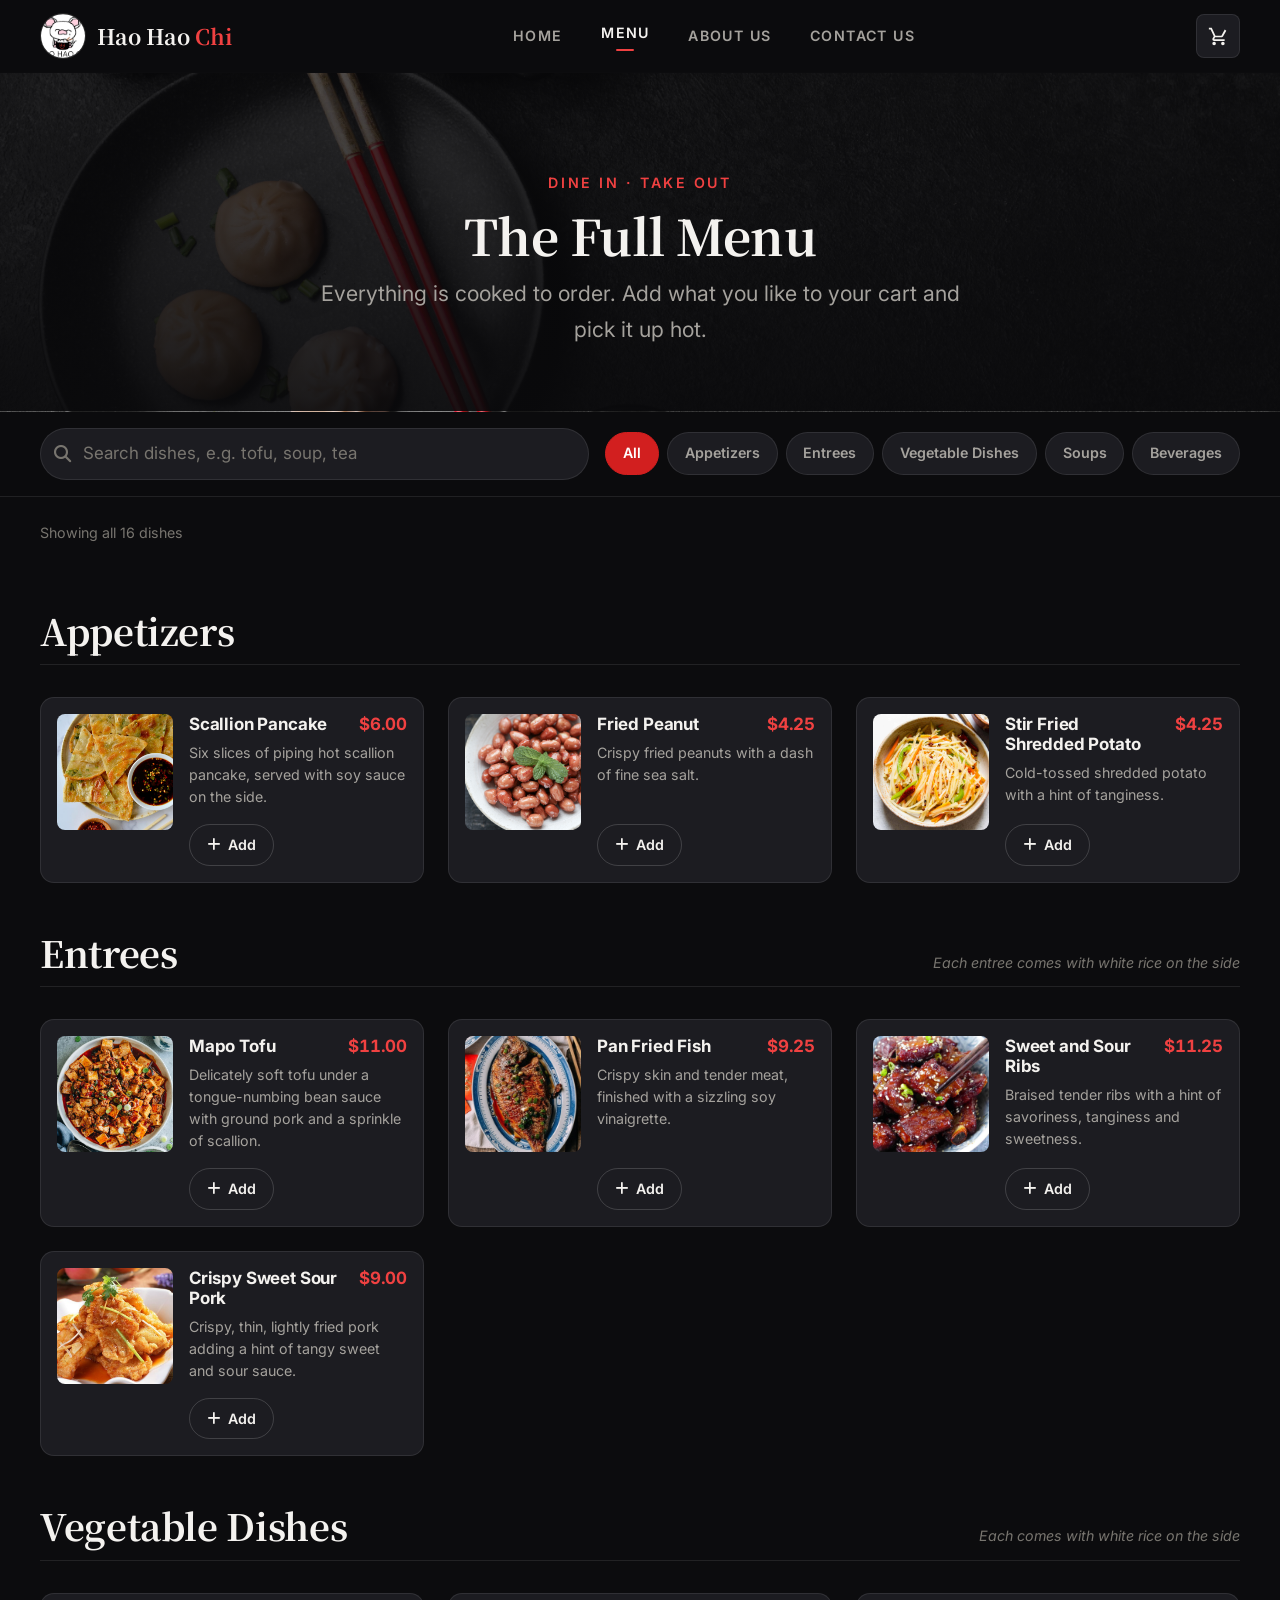
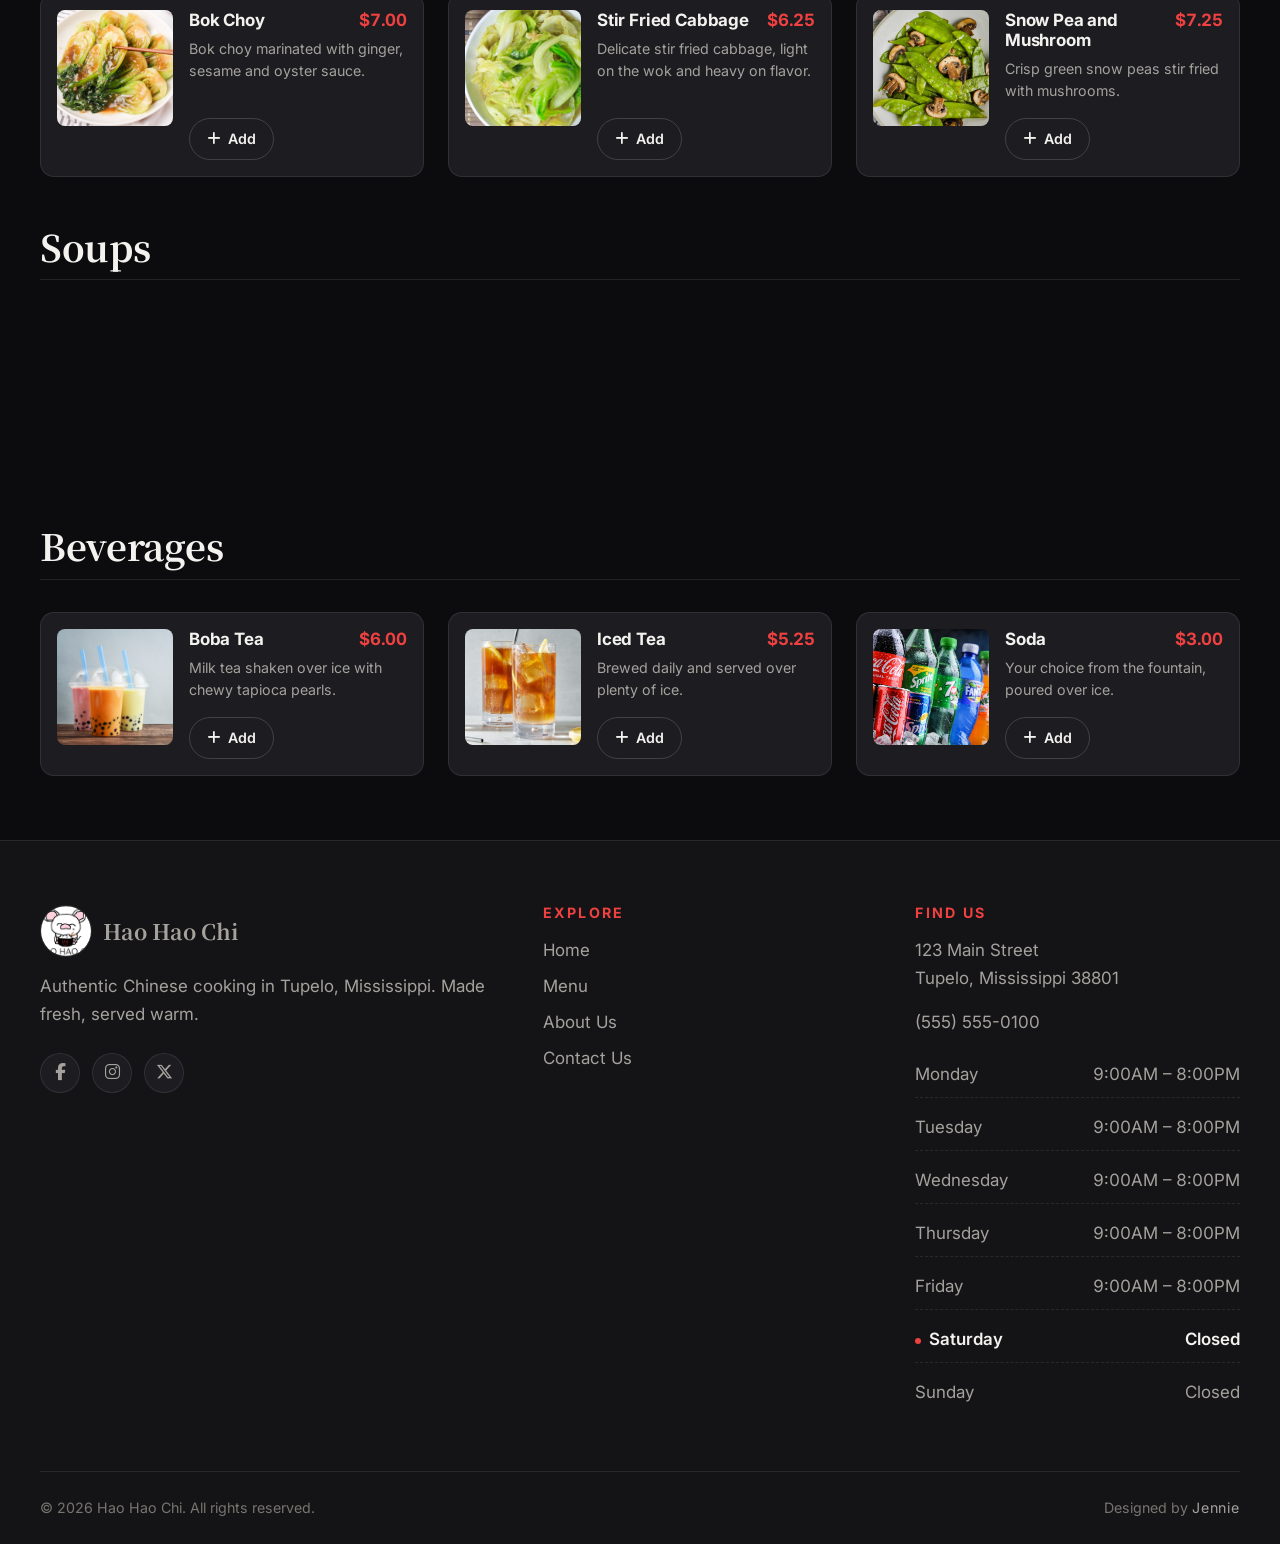
<file: menu.html>
<!DOCTYPE html>
<html lang="en">
<head>
    <meta charset="UTF-8">
    <meta name="viewport" content="width=device-width, initial-scale=1.0">
    <title>Menu — Hao Hao Chi</title>
    <meta name="description" content="The full Hao Hao Chi menu: appetizers, entrees, vegetable dishes, soups and beverages. Search, filter and build your pickup order.">
    <link rel="icon" href="./images/HHC5.jpg">
    <link rel="preconnect" href="https://fonts.googleapis.com">
    <link rel="preconnect" href="https://fonts.gstatic.com" crossorigin>
    <link href="https://fonts.googleapis.com/css2?family=Inter:wght@400;500;600;700&family=Noto+Serif+SC:wght@400;700;900&display=swap" rel="stylesheet">
    <link rel="stylesheet" href="https://cdnjs.cloudflare.com/ajax/libs/font-awesome/6.5.2/css/all.min.css">
    <link rel="stylesheet" href="web.css">
</head>
<body>
    <a class="skip-link" href="#main">Skip to content</a>

    <!-- ===== Header ===== -->
    <header class="site-header">
        <div class="header-inner">
            <a class="brand" href="index.html">
                <img class="brand-logo" src="./images/HHC5.jpg" alt="">
                <span class="brand-name">Hao Hao <span>Chi</span></span>
            </a>

            <nav class="site-nav" id="primary-nav" aria-label="Primary">
                <ul class="nav-list">
                    <li><a href="index.html">Home</a></li>
                    <li><a href="menu.html" aria-current="page">Menu</a></li>
                    <li><a href="about.html">About Us</a></li>
                    <li><a href="contact.html">Contact Us</a></li>
                </ul>
            </nav>

            <div class="header-actions">
                <button class="cart-btn" type="button" aria-label="Open cart, empty" aria-expanded="false" aria-controls="cart-drawer">
                    <svg viewBox="0 0 24 24" aria-hidden="true" focusable="false">
                        <path d="M7 18c-1.1 0-2 .9-2 2s.9 2 2 2 2-.9 2-2-.9-2-2-2zm10 0c-1.1 0-2 .9-2 2s.9 2 2 2 2-.9 2-2-.9-2-2-2zM7.2 14.6l.03-.12.9-1.63h7.45c.75 0 1.41-.41 1.75-1.03l3.58-6.49L19.16 4h-.01l-1.1 2-2.76 5H8.53l-.13-.27L6.16 6l-.95-2-.94-2H1v2h2l3.6 7.59-1.35 2.44c-.16.28-.25.61-.25.97 0 1.1.9 2 2 2h12v-2H7.42c-.13 0-.24-.11-.24-.24l.02-.09z"/>
                    </svg>
                    <span class="cart-count">0</span>
                </button>
                <button class="nav-toggle" type="button" aria-label="Open navigation" aria-expanded="false" aria-controls="primary-nav">
                    <span></span>
                </button>
            </div>
        </div>
    </header>

    <main id="main">
        <!-- ===== Page hero ===== -->
        <section class="page-hero" style="background-image:url('images/top-view-asian-dumplings-with-chopsticks-copy-space.jpg')">
            <div class="container">
                <span class="eyebrow">Dine in · Take out</span>
                <h1>The Full Menu</h1>
                <p>Everything is cooked to order. Add what you like to your cart and pick it up hot.</p>
            </div>
        </section>

        <!-- ===== Search & filters ===== -->
        <div class="menu-toolbar">
            <div class="container toolbar-inner">
                <div class="search-box">
                    <i class="fa-solid fa-magnifying-glass" aria-hidden="true"></i>
                    <label class="visually-hidden" for="menu-search">Search the menu</label>
                    <input type="search" id="menu-search" placeholder="Search dishes, e.g. tofu, soup, tea" autocomplete="off">
                    <button class="search-clear hidden" type="button" aria-label="Clear search">
                        <i class="fa-solid fa-xmark" aria-hidden="true"></i>
                    </button>
                </div>
                <div class="filter-chips" role="group" aria-label="Filter by category"></div>
            </div>
        </div>

        <div class="container">
            <p class="result-count" id="result-count" role="status" aria-live="polite"></p>

            <!-- Sections are rendered from menu-data.js by web.js -->
            <div id="menu-root">
                <p class="result-count">Loading the menu…</p>
            </div>
        </div>
    </main>

    <!-- ===== Footer ===== -->
    <footer class="site-footer">
        <div class="container footer-grid">
            <div class="footer-col">
                <a class="footer-brand" href="index.html">
                    <img src="./images/HHC5.jpg" alt="">
                    <span>Hao Hao Chi</span>
                </a>
                <p>Authentic Chinese cooking in Tupelo, Mississippi. Made fresh, served warm.</p>
                <div class="social-links">
                    <a href="#" aria-label="Hao Hao Chi on Facebook"><i class="fa-brands fa-facebook-f" aria-hidden="true"></i></a>
                    <a href="#" aria-label="Hao Hao Chi on Instagram"><i class="fa-brands fa-instagram" aria-hidden="true"></i></a>
                    <a href="#" aria-label="Hao Hao Chi on X"><i class="fa-brands fa-x-twitter" aria-hidden="true"></i></a>
                </div>
            </div>

            <div class="footer-col">
                <h3>Explore</h3>
                <ul>
                    <li><a href="index.html">Home</a></li>
                    <li><a href="menu.html">Menu</a></li>
                    <li><a href="about.html">About Us</a></li>
                    <li><a href="contact.html">Contact Us</a></li>
                </ul>
            </div>

            <div class="footer-col">
                <h3>Find Us</h3>
                <p>123 Main Street<br>Tupelo, Mississippi 38801</p>
                <p><a href="tel:+15555550100">(555) 555-0100</a></p>
                <ul class="hours-list" data-hours-list></ul>
            </div>
        </div>

        <div class="container footer-bottom">
            <p>&copy; <span data-year>2024</span> Hao Hao Chi. All rights reserved.</p>
            <p>Designed by <span class="designer">Jennie</span></p>
        </div>
    </footer>

    <!-- ===== Cart drawer ===== -->
    <aside class="cart-drawer" id="cart-drawer" aria-label="Your order" aria-hidden="true">
        <div class="cart-drawer-head">
            <h2>Your Order</h2>
            <button class="cart-close-btn" type="button" aria-label="Close cart">&times;</button>
        </div>
        <div class="cart-body">
            <div class="cart-empty">
                <svg viewBox="0 0 24 24" aria-hidden="true">
                    <path d="M7 18c-1.1 0-2 .9-2 2s.9 2 2 2 2-.9 2-2-.9-2-2-2zm10 0c-1.1 0-2 .9-2 2s.9 2 2 2 2-.9 2-2-.9-2-2-2zM7.2 14.6l.03-.12.9-1.63h7.45c.75 0 1.41-.41 1.75-1.03l3.58-6.49L19.16 4h-.01l-1.1 2-2.76 5H8.53l-.13-.27L6.16 6l-.95-2-.94-2H1v2h2l3.6 7.59-1.35 2.44c-.16.28-.25.61-.25.97 0 1.1.9 2 2 2h12v-2H7.42c-.13 0-.24-.11-.24-.24l.02-.09z"/>
                </svg>
                <p>Your cart is empty.</p>
                <a href="#appetizers" class="btn btn--ghost">Browse the menu</a>
            </div>
            <ul class="cart-items"></ul>
        </div>
        <div class="cart-foot hidden">
            <div class="cart-line"><span>Subtotal</span><span data-cart-subtotal>$0.00</span></div>
            <div class="cart-line"><span>Estimated tax (7%)</span><span data-cart-tax>$0.00</span></div>
            <div class="cart-line cart-line--total"><span>Total</span><span data-cart-total>$0.00</span></div>
            <button class="btn btn--primary btn--block checkout-btn" type="button">Checkout</button>
            <button class="cart-clear" type="button">Empty cart</button>
            <p class="cart-note">Pickup only · pay when you collect</p>
        </div>
    </aside>

    <div class="scrim"></div>

    <script src="menu-data.js"></script>
    <script src="web.js"></script>
</body>
</html>
</file>
<file: web.css>
/* ==========================================================================
   Hao Hao Chi — stylesheet
   1. Tokens
   2. Reset & base
   3. Layout helpers
   4. Buttons & form controls
   5. Header, navigation, mobile drawer
   6. Cart (button, drawer, toast)
   7. Footer
   8. Home page
   9. Menu page
   10. About page
   11. Contact page
   12. Motion & responsive
   ========================================================================== */

/* 1. Tokens ---------------------------------------------------------------- */
:root {
    /* Brand */
    --brand: #d21f1f;
    --brand-bright: #f04141;
    --brand-deep: #8f0f0f;
    --brand-tint: rgba(210, 31, 31, 0.14);

    /* Surfaces */
    --bg: #0c0c0e;
    --surface: #141417;
    --surface-2: #1c1c21;
    --surface-3: #26262c;
    --border: rgba(255, 255, 255, 0.09);
    --border-strong: rgba(255, 255, 255, 0.16);

    /* Text */
    --text: #f4f2ef;
    --text-muted: #a5a29d;
    --text-faint: #78756f;
    --on-brand: #fff;

    /* Type */
    --font-display: 'Noto Serif SC', Georgia, serif;
    --font-body: 'Inter', -apple-system, BlinkMacSystemFont, 'Segoe UI', Roboto, Helvetica, Arial, sans-serif;

    --step--1: clamp(0.82rem, 0.79rem + 0.13vw, 0.89rem);
    --step-0: clamp(0.95rem, 0.91rem + 0.19vw, 1.06rem);
    --step-1: clamp(1.13rem, 1.05rem + 0.36vw, 1.35rem);
    --step-2: clamp(1.35rem, 1.21rem + 0.66vw, 1.75rem);
    --step-3: clamp(1.62rem, 1.38rem + 1.12vw, 2.3rem);
    --step-4: clamp(1.95rem, 1.55rem + 1.9vw, 3.1rem);
    --step-5: clamp(2.3rem, 1.65rem + 3.1vw, 4.2rem);

    /* Space */
    --space-1: 0.25rem;
    --space-2: 0.5rem;
    --space-3: 0.75rem;
    --space-4: 1rem;
    --space-5: 1.5rem;
    --space-6: 2rem;
    --space-7: 3rem;
    --space-8: 4rem;
    --space-9: 6rem;

    /* Shape */
    --radius-sm: 8px;
    --radius: 14px;
    --radius-lg: 22px;
    --radius-pill: 999px;

    --shadow-sm: 0 1px 2px rgba(0, 0, 0, 0.4);
    --shadow: 0 10px 30px -12px rgba(0, 0, 0, 0.75);
    --shadow-lg: 0 28px 60px -20px rgba(0, 0, 0, 0.85);

    --header-h: 72px;
    --container: 1200px;
    --ease: cubic-bezier(0.4, 0, 0.2, 1);
}

/* 2. Reset & base ---------------------------------------------------------- */
*,
*::before,
*::after { box-sizing: border-box; }

html {
    scroll-behavior: smooth;
    scroll-padding-top: calc(var(--header-h) + 1rem);
    -webkit-text-size-adjust: 100%;
}

body {
    margin: 0;
    background-color: var(--bg);
    color: var(--text);
    font-family: var(--font-body);
    font-size: var(--step-0);
    line-height: 1.65;
    -webkit-font-smoothing: antialiased;
    overflow-x: hidden;
}

body.is-locked { overflow: hidden; }

h1, h2, h3, h4 {
    font-family: var(--font-display);
    font-weight: 700;
    line-height: 1.18;
    margin: 0 0 var(--space-3);
    letter-spacing: -0.01em;
}

h1 { font-size: var(--step-4); }
h2 { font-size: var(--step-3); }
h3 { font-size: var(--step-1); }

p { margin: 0 0 var(--space-4); }
p:last-child { margin-bottom: 0; }

a { color: inherit; }

img { max-width: 100%; display: block; }

ul { list-style: none; margin: 0; padding: 0; }

button, input, textarea, select { font: inherit; color: inherit; }

:focus-visible {
    outline: 2px solid var(--brand-bright);
    outline-offset: 3px;
    border-radius: 4px;
}

::selection { background: var(--brand); color: #fff; }

.skip-link {
    position: absolute;
    left: var(--space-4);
    top: -100px;
    z-index: 200;
    background: var(--brand);
    color: #fff;
    padding: 0.75rem 1.25rem;
    border-radius: var(--radius-sm);
    font-weight: 600;
    text-decoration: none;
    transition: top 0.2s var(--ease);
}
.skip-link:focus { top: var(--space-4); }

.visually-hidden {
    position: absolute !important;
    width: 1px;
    height: 1px;
    padding: 0;
    margin: -1px;
    overflow: hidden;
    clip: rect(0 0 0 0);
    white-space: nowrap;
}

.hidden { display: none !important; }

/* 3. Layout helpers -------------------------------------------------------- */
.container {
    width: min(100% - 2.5rem, var(--container));
    margin-inline: auto;
}

.section { padding: var(--space-8) 0; }
.section--tight { padding: var(--space-7) 0; }
.section--alt { background: var(--surface); }

.section-head {
    max-width: 60ch;
    margin: 0 auto var(--space-7);
    text-align: center;
}
.section-head p {
    color: var(--text-muted);
    font-size: var(--step-1);
}

.eyebrow {
    display: inline-block;
    font-family: var(--font-body);
    font-size: var(--step--1);
    font-weight: 600;
    letter-spacing: 0.18em;
    text-transform: uppercase;
    color: var(--brand-bright);
    margin-bottom: var(--space-3);
}

/* 4. Buttons & form controls ----------------------------------------------- */
.btn {
    display: inline-flex;
    align-items: center;
    justify-content: center;
    gap: 0.6em;
    padding: 0.85em 1.6em;
    border: 1px solid transparent;
    border-radius: var(--radius-pill);
    font-family: var(--font-body);
    font-size: var(--step-0);
    font-weight: 600;
    line-height: 1;
    text-decoration: none;
    cursor: pointer;
    transition: background-color 0.2s var(--ease), color 0.2s var(--ease),
                border-color 0.2s var(--ease), transform 0.15s var(--ease),
                box-shadow 0.2s var(--ease);
}
.btn:active { transform: translateY(1px); }

.btn--primary {
    background: var(--brand);
    color: var(--on-brand);
    box-shadow: 0 8px 24px -10px var(--brand);
}
.btn--primary:hover { background: var(--brand-bright); }

.btn--ghost {
    background: transparent;
    color: var(--text);
    border-color: var(--border-strong);
}
.btn--ghost:hover {
    background: rgba(255, 255, 255, 0.07);
    border-color: var(--text-muted);
}

.btn--lg { padding: 1.05em 2.1em; font-size: var(--step-1); }
.btn--block { width: 100%; }

.field { margin-bottom: var(--space-5); }
.field label {
    display: block;
    font-size: var(--step--1);
    font-weight: 600;
    letter-spacing: 0.04em;
    text-transform: uppercase;
    color: var(--text-muted);
    margin-bottom: var(--space-2);
}
.field input,
.field select,
.field textarea {
    width: 100%;
    background: var(--surface-2);
    border: 1px solid var(--border);
    border-radius: var(--radius-sm);
    padding: 0.8rem 1rem;
    color: var(--text);
    transition: border-color 0.2s var(--ease), background-color 0.2s var(--ease);
}
.field input::placeholder,
.field textarea::placeholder { color: var(--text-faint); }
.field input:focus,
.field select:focus,
.field textarea:focus {
    border-color: var(--brand);
    background: var(--surface-3);
    outline: none;
}
.field textarea { resize: vertical; min-height: 140px; }
.field-hint { font-size: var(--step--1); color: var(--text-faint); margin-top: var(--space-2); }
.field-error {
    display: block;
    font-size: var(--step--1);
    color: var(--brand-bright);
    margin-top: var(--space-2);
    min-height: 1.2em;
}
.field input[aria-invalid="true"],
.field textarea[aria-invalid="true"] { border-color: var(--brand-bright); }

/* 5. Header, navigation, mobile drawer ------------------------------------- */
.site-header {
    position: sticky;
    top: 0;
    z-index: 75;
    border-bottom: 1px solid transparent;
    transition: border-color 0.3s var(--ease);
}
/* The blur lives on a pseudo-element: backdrop-filter on the header itself
   would make it the containing block for the fixed mobile nav drawer. */
.site-header::before {
    content: "";
    position: absolute;
    inset: 0;
    z-index: -1;
    background: rgba(12, 12, 14, 0.72);
    backdrop-filter: blur(14px);
    -webkit-backdrop-filter: blur(14px);
    transition: background-color 0.3s var(--ease);
}
.site-header.is-scrolled::before { background: rgba(12, 12, 14, 0.94); }
.site-header.is-scrolled { border-bottom-color: var(--border); }

.header-inner {
    width: min(100% - 2.5rem, var(--container));
    margin-inline: auto;
    min-height: var(--header-h);
    display: flex;
    align-items: center;
    justify-content: space-between;
    gap: var(--space-4);
}

.brand {
    display: inline-flex;
    align-items: center;
    gap: 0.7rem;
    text-decoration: none;
    flex-shrink: 0;
}
.brand-logo {
    width: 46px;
    height: 46px;
    border-radius: 50%;
    object-fit: cover;
    background: #000;
    border: 1px solid var(--border-strong);
}
.brand-name {
    font-family: var(--font-display);
    font-size: var(--step-1);
    font-weight: 700;
}
.brand-name span { color: var(--brand-bright); }

.nav-list {
    display: flex;
    align-items: center;
    gap: var(--space-2);
}
.nav-list a {
    display: block;
    padding: 0.55rem 0.95rem;
    border-radius: var(--radius-pill);
    text-decoration: none;
    font-size: var(--step--1);
    font-weight: 600;
    letter-spacing: 0.1em;
    text-transform: uppercase;
    color: var(--text-muted);
    transition: color 0.2s var(--ease), background-color 0.2s var(--ease);
}
.nav-list a:hover { color: var(--text); background: rgba(255, 255, 255, 0.06); }
.nav-list a[aria-current="page"] { color: var(--text); }
.nav-list a[aria-current="page"]::after {
    content: "";
    display: block;
    height: 2px;
    width: 18px;
    margin: 4px auto 0;
    border-radius: 2px;
    background: var(--brand-bright);
}

.header-actions {
    display: flex;
    align-items: center;
    gap: var(--space-3);
    /* Stays clickable above the mobile nav drawer. */
    position: relative;
    z-index: 2;
}

.nav-toggle {
    display: none;
    width: 44px;
    height: 44px;
    background: transparent;
    border: 1px solid var(--border-strong);
    border-radius: var(--radius-sm);
    cursor: pointer;
    padding: 0;
    place-items: center;
}
.nav-toggle span {
    display: block;
    width: 20px;
    height: 2px;
    background: var(--text);
    border-radius: 2px;
    position: relative;
    transition: background-color 0.2s var(--ease);
}
.nav-toggle span::before,
.nav-toggle span::after {
    content: "";
    position: absolute;
    left: 0;
    width: 20px;
    height: 2px;
    background: var(--text);
    border-radius: 2px;
    transition: transform 0.25s var(--ease), top 0.25s var(--ease);
}
.nav-toggle span::before { top: -6px; }
.nav-toggle span::after { top: 6px; }
.nav-toggle[aria-expanded="true"] span { background: transparent; }
.nav-toggle[aria-expanded="true"] span::before { top: 0; transform: rotate(45deg); }
.nav-toggle[aria-expanded="true"] span::after { top: 0; transform: rotate(-45deg); }

.scrim {
    position: fixed;
    inset: 0;
    background: rgba(0, 0, 0, 0.6);
    backdrop-filter: blur(2px);
    z-index: 70;
    opacity: 0;
    visibility: hidden;
    transition: opacity 0.3s var(--ease), visibility 0.3s var(--ease);
}
.scrim.is-open { opacity: 1; visibility: visible; }

/* 6. Cart ------------------------------------------------------------------ */
.cart-btn {
    position: relative;
    display: inline-flex;
    align-items: center;
    justify-content: center;
    width: 44px;
    height: 44px;
    background: var(--surface-2);
    border: 1px solid var(--border);
    border-radius: var(--radius-sm);
    cursor: pointer;
    transition: background-color 0.2s var(--ease), border-color 0.2s var(--ease);
}
.cart-btn:hover { background: var(--surface-3); border-color: var(--border-strong); }
.cart-btn svg { width: 21px; height: 21px; fill: var(--text); }

.cart-count {
    position: absolute;
    top: -7px;
    right: -7px;
    min-width: 20px;
    height: 20px;
    padding: 0 5px;
    display: grid;
    place-items: center;
    background: var(--brand);
    color: #fff;
    font-family: var(--font-body);
    font-size: 11px;
    font-weight: 700;
    line-height: 1;
    border-radius: var(--radius-pill);
    border: 2px solid var(--bg);
    transform: scale(0);
    transition: transform 0.2s var(--ease);
}
.cart-count.is-visible { transform: scale(1); }

@keyframes cart-bounce {
    0%, 100% { transform: scale(1); }
    40% { transform: scale(1.22) rotate(-6deg); }
    70% { transform: scale(0.95); }
}
.cart-bounce-animation { animation: cart-bounce 0.45s var(--ease); }

.cart-drawer {
    position: fixed;
    top: 0;
    right: 0;
    bottom: 0;
    width: min(420px, 100%);
    z-index: 80;
    background: var(--surface);
    border-left: 1px solid var(--border);
    box-shadow: var(--shadow-lg);
    display: flex;
    flex-direction: column;
    transform: translateX(102%);
    visibility: hidden;
    transition: transform 0.35s var(--ease), visibility 0.35s var(--ease);
}
.cart-drawer.is-open { transform: translateX(0); visibility: visible; }

.cart-drawer-head {
    display: flex;
    align-items: center;
    justify-content: space-between;
    gap: var(--space-4);
    padding: var(--space-5);
    border-bottom: 1px solid var(--border);
}
.cart-drawer-head h2 {
    margin: 0;
    font-size: var(--step-1);
    letter-spacing: 0.06em;
    text-transform: uppercase;
}
.cart-close-btn {
    width: 38px;
    height: 38px;
    display: grid;
    place-items: center;
    background: transparent;
    border: 1px solid var(--border);
    border-radius: var(--radius-sm);
    font-size: 22px;
    line-height: 1;
    color: var(--text-muted);
    cursor: pointer;
    transition: color 0.2s var(--ease), border-color 0.2s var(--ease);
}
.cart-close-btn:hover { color: var(--text); border-color: var(--border-strong); }

.cart-body {
    flex: 1;
    overflow-y: auto;
    padding: var(--space-4) var(--space-5);
}

.cart-items li {
    display: grid;
    grid-template-columns: 56px 1fr auto;
    gap: var(--space-3);
    align-items: center;
    padding: var(--space-4) 0;
    border-bottom: 1px solid var(--border);
}
.cart-items li:last-child { border-bottom: none; }

.cart-item-thumb {
    width: 56px;
    height: 56px;
    border-radius: var(--radius-sm);
    object-fit: cover;
    background: var(--surface-3);
}
.cart-item-name {
    font-weight: 600;
    font-size: var(--step-0);
    margin: 0 0 2px;
}
.cart-item-unit {
    font-size: var(--step--1);
    color: var(--text-faint);
}
.cart-item-side {
    display: flex;
    flex-direction: column;
    align-items: flex-end;
    gap: var(--space-2);
}
.cart-item-line-total {
    font-weight: 700;
    font-variant-numeric: tabular-nums;
}

.qty {
    display: inline-flex;
    align-items: center;
    background: var(--surface-2);
    border: 1px solid var(--border);
    border-radius: var(--radius-pill);
    overflow: hidden;
}
.qty button {
    width: 30px;
    height: 30px;
    display: grid;
    place-items: center;
    background: transparent;
    border: none;
    color: var(--text-muted);
    font-size: 16px;
    line-height: 1;
    cursor: pointer;
    transition: background-color 0.15s var(--ease), color 0.15s var(--ease);
}
.qty button:hover { background: var(--surface-3); color: var(--text); }
.qty output {
    min-width: 26px;
    text-align: center;
    font-size: var(--step--1);
    font-weight: 700;
    font-variant-numeric: tabular-nums;
}

.cart-empty {
    text-align: center;
    padding: var(--space-8) var(--space-4);
    color: var(--text-muted);
}
.cart-empty svg {
    width: 46px;
    height: 46px;
    fill: var(--text-faint);
    margin: 0 auto var(--space-4);
}
.cart-empty p { margin-bottom: var(--space-5); }

.cart-foot {
    padding: var(--space-5);
    border-top: 1px solid var(--border);
    background: var(--surface-2);
}
.cart-line {
    display: flex;
    justify-content: space-between;
    align-items: baseline;
    font-size: var(--step--1);
    color: var(--text-muted);
    margin-bottom: var(--space-2);
}
.cart-line span { font-variant-numeric: tabular-nums; }
.cart-line--total {
    font-family: var(--font-display);
    font-size: var(--step-2);
    color: var(--text);
    font-weight: 700;
    margin: var(--space-3) 0 var(--space-4);
    padding-top: var(--space-3);
    border-top: 1px solid var(--border);
}
.cart-note {
    font-size: var(--step--1);
    color: var(--text-faint);
    text-align: center;
    margin-top: var(--space-3);
}
.cart-clear {
    display: block;
    margin: var(--space-3) auto 0;
    background: none;
    border: none;
    color: var(--text-faint);
    font-size: var(--step--1);
    text-decoration: underline;
    cursor: pointer;
}
.cart-clear:hover { color: var(--brand-bright); }

.cart-success { text-align: center; padding: var(--space-7) var(--space-4); }
.cart-success .check {
    width: 56px;
    height: 56px;
    margin: 0 auto var(--space-4);
    border-radius: 50%;
    display: grid;
    place-items: center;
    background: var(--brand-tint);
    color: var(--brand-bright);
    font-size: 26px;
}

.toast {
    position: fixed;
    left: 50%;
    bottom: var(--space-6);
    transform: translate(-50%, 140%);
    z-index: 90;
    display: flex;
    align-items: center;
    gap: 0.6rem;
    background: var(--surface-3);
    border: 1px solid var(--border-strong);
    color: var(--text);
    padding: 0.8rem 1.3rem;
    border-radius: var(--radius-pill);
    box-shadow: var(--shadow);
    font-size: var(--step--1);
    font-weight: 600;
    transition: transform 0.35s var(--ease), opacity 0.35s var(--ease);
    opacity: 0;
    pointer-events: none;
}
.toast.is-visible { transform: translate(-50%, 0); opacity: 1; }
.toast .dot {
    width: 8px;
    height: 8px;
    border-radius: 50%;
    background: var(--brand-bright);
    flex-shrink: 0;
}

/* 7. Footer ---------------------------------------------------------------- */
.site-footer {
    background: var(--surface);
    border-top: 1px solid var(--border);
    margin-top: auto;
}
.footer-grid {
    display: grid;
    grid-template-columns: 1.4fr 1fr 1fr;
    gap: var(--space-7);
    padding: var(--space-8) 0 var(--space-7);
}
.footer-brand {
    display: inline-flex;
    align-items: center;
    gap: 0.7rem;
    text-decoration: none;
    margin-bottom: var(--space-4);
}
.footer-brand img {
    width: 52px;
    height: 52px;
    border-radius: 50%;
    object-fit: cover;
    background: #000;
    border: 1px solid var(--border-strong);
}
.footer-brand span {
    font-family: var(--font-display);
    font-size: var(--step-1);
    font-weight: 700;
}
.footer-col p { color: var(--text-muted); }
.footer-col h3 {
    font-family: var(--font-body);
    font-size: var(--step--1);
    font-weight: 700;
    letter-spacing: 0.16em;
    text-transform: uppercase;
    color: var(--brand-bright);
    margin-bottom: var(--space-4);
}
.footer-col li { margin-bottom: var(--space-2); }
.footer-col a {
    color: var(--text-muted);
    text-decoration: none;
    transition: color 0.2s var(--ease);
}
.footer-col a:hover { color: var(--text); }

.footer-hours {
    display: flex;
    justify-content: space-between;
    gap: var(--space-4);
    color: var(--text-muted);
    padding: 0.2rem 0;
}
.footer-hours dt { font-weight: 500; }
.footer-hours dd { margin: 0; font-variant-numeric: tabular-nums; }

.social-links {
    display: flex;
    gap: var(--space-3);
    margin-top: var(--space-5);
}
.social-links a {
    width: 40px;
    height: 40px;
    display: grid;
    place-items: center;
    border-radius: 50%;
    background: var(--surface-2);
    border: 1px solid var(--border);
    color: var(--text-muted);
    text-decoration: none;
    transition: background-color 0.25s var(--ease), color 0.25s var(--ease), border-color 0.25s var(--ease);
}
.social-links a:hover {
    background: var(--brand);
    color: #fff;
    border-color: var(--brand);
}

.footer-bottom {
    border-top: 1px solid var(--border);
    padding: var(--space-5) 0;
    display: flex;
    flex-wrap: wrap;
    gap: var(--space-3);
    align-items: center;
    justify-content: space-between;
    font-size: var(--step--1);
    color: var(--text-faint);
}
.footer-bottom p { margin: 0; }
.designer { color: var(--text-muted); letter-spacing: 0.06em; }

/* 8. Home page ------------------------------------------------------------- */
.hero {
    position: relative;
    min-height: min(88vh, 760px);
    display: grid;
    align-items: center;
    overflow: hidden;
    isolation: isolate;
}
.hero-slides {
    position: absolute;
    inset: 0;
    z-index: -2;
}
.hero-slide {
    position: absolute;
    inset: 0;
    background-position: center;
    background-size: cover;
    opacity: 0;
    transform: scale(1.06);
    transition: opacity 1.4s var(--ease), transform 8s linear;
}
.hero-slide.is-active { opacity: 1; transform: scale(1); }
.hero::after {
    content: "";
    position: absolute;
    inset: 0;
    z-index: -1;
    background:
        linear-gradient(to right, rgba(8, 8, 10, 0.92) 0%, rgba(8, 8, 10, 0.72) 45%, rgba(8, 8, 10, 0.35) 100%),
        linear-gradient(to top, rgba(8, 8, 10, 0.95) 0%, rgba(8, 8, 10, 0) 55%);
}
.hero-content {
    max-width: 46rem;
    padding: var(--space-9) 0;
}
.hero h1 {
    font-size: var(--step-5);
    margin-bottom: var(--space-5);
}
.hero h1 em {
    font-style: normal;
    color: var(--brand-bright);
}
.hero-lede {
    font-size: var(--step-1);
    color: #ddd9d4;
    max-width: 40ch;
    margin-bottom: var(--space-3);
}
.hero-tagline {
    font-family: var(--font-display);
    font-size: var(--step-2);
    color: var(--text);
    margin: var(--space-5) 0 var(--space-6);
}
.hero-tagline span { color: var(--brand-bright); }
.hero-actions {
    display: flex;
    flex-wrap: wrap;
    gap: var(--space-4);
}
.hero-meta {
    display: flex;
    flex-wrap: wrap;
    gap: var(--space-3) var(--space-6);
    margin-top: var(--space-7);
    font-size: var(--step--1);
    color: var(--text-muted);
}
.hero-meta div { display: flex; align-items: center; gap: 0.5rem; }
.hero-meta i { color: var(--brand-bright); }

.status-pill {
    display: inline-flex;
    align-items: center;
    gap: 0.5rem;
    padding: 0.4rem 0.9rem;
    border-radius: var(--radius-pill);
    background: rgba(255, 255, 255, 0.07);
    border: 1px solid var(--border);
    font-size: var(--step--1);
    font-weight: 600;
    margin-bottom: var(--space-5);
}
.status-pill .dot {
    width: 8px;
    height: 8px;
    border-radius: 50%;
    background: #3ecf6a;
    box-shadow: 0 0 0 3px rgba(62, 207, 106, 0.2);
}
.status-pill.is-closed .dot {
    background: var(--brand-bright);
    box-shadow: 0 0 0 3px var(--brand-tint);
}

.value-grid {
    display: grid;
    grid-template-columns: repeat(auto-fit, minmax(240px, 1fr));
    gap: var(--space-5);
}
.value-card {
    background: var(--surface-2);
    border: 1px solid var(--border);
    border-radius: var(--radius);
    padding: var(--space-6);
    transition: border-color 0.25s var(--ease), transform 0.25s var(--ease);
}
.value-card:hover { border-color: var(--border-strong); transform: translateY(-3px); }
.value-card .icon {
    width: 46px;
    height: 46px;
    display: grid;
    place-items: center;
    border-radius: var(--radius-sm);
    background: var(--brand-tint);
    color: var(--brand-bright);
    font-size: 20px;
    margin-bottom: var(--space-4);
}
.value-card h3 { margin-bottom: var(--space-2); }
.value-card p { color: var(--text-muted); font-size: var(--step--1); }

.dish-grid {
    display: grid;
    grid-template-columns: repeat(auto-fit, minmax(260px, 1fr));
    gap: var(--space-5);
}
.dish-card {
    background: var(--surface-2);
    border: 1px solid var(--border);
    border-radius: var(--radius);
    overflow: hidden;
    display: flex;
    flex-direction: column;
    transition: border-color 0.25s var(--ease), transform 0.25s var(--ease), box-shadow 0.25s var(--ease);
}
.dish-card:hover {
    border-color: var(--border-strong);
    transform: translateY(-4px);
    box-shadow: var(--shadow);
}
.dish-card-media { position: relative; aspect-ratio: 4 / 3; overflow: hidden; }
.dish-card-media img {
    width: 100%;
    height: 100%;
    object-fit: cover;
    transition: transform 0.6s var(--ease);
}
.dish-card:hover .dish-card-media img { transform: scale(1.06); }
.dish-card-body { padding: var(--space-5); flex: 1; display: flex; flex-direction: column; }
.dish-card-body h3 {
    display: flex;
    justify-content: space-between;
    align-items: baseline;
    gap: var(--space-4);
    margin-bottom: var(--space-2);
}
.dish-card-body h3 .price { color: var(--brand-bright); font-variant-numeric: tabular-nums; }
.dish-card-body p { color: var(--text-muted); font-size: var(--step--1); margin-bottom: var(--space-5); }
.dish-card-body .btn { margin-top: auto; }

.tag {
    position: absolute;
    top: var(--space-3);
    left: var(--space-3);
    padding: 0.3rem 0.7rem;
    border-radius: var(--radius-pill);
    background: rgba(12, 12, 14, 0.8);
    backdrop-filter: blur(6px);
    border: 1px solid var(--border-strong);
    font-size: 11px;
    font-weight: 700;
    letter-spacing: 0.1em;
    text-transform: uppercase;
}

.cta-band {
    position: relative;
    isolation: isolate;
    overflow: hidden;
    text-align: center;
    padding: var(--space-9) 0;
    background: linear-gradient(rgba(10, 10, 12, 0.82), rgba(10, 10, 12, 0.92)),
                url("images/top-view-asian-dumplings-with-chopsticks-copy-space.jpg") center / cover no-repeat;
    border-block: 1px solid var(--border);
}
.cta-band h2 { font-size: var(--step-4); }
.cta-band p { color: var(--text-muted); max-width: 48ch; margin-inline: auto; }
.cta-band .hero-actions { justify-content: center; margin-top: var(--space-6); }

/* 9. Menu page ------------------------------------------------------------- */
.page-hero {
    position: relative;
    isolation: isolate;
    padding: var(--space-9) 0 var(--space-8);
    text-align: center;
    border-bottom: 1px solid var(--border);
    background-position: center;
    background-size: cover;
    background-repeat: no-repeat;
}
.page-hero::after {
    content: "";
    position: absolute;
    inset: 0;
    z-index: -1;
    background: linear-gradient(rgba(10, 10, 12, 0.72), rgba(10, 10, 12, 0.93));
}
.page-hero h1 { margin-bottom: var(--space-3); }
.page-hero p {
    color: var(--text-muted);
    font-size: var(--step-1);
    max-width: 52ch;
    margin-inline: auto;
}

.menu-toolbar {
    position: sticky;
    top: var(--header-h);
    z-index: 40;
    background: rgba(12, 12, 14, 0.94);
    backdrop-filter: blur(14px);
    -webkit-backdrop-filter: blur(14px);
    border-bottom: 1px solid var(--border);
    padding: var(--space-4) 0;
}
.toolbar-inner {
    display: flex;
    align-items: center;
    gap: var(--space-4);
    flex-wrap: wrap;
}

.search-box {
    position: relative;
    flex: 1 1 260px;
    min-width: 0;
}
.search-box i {
    position: absolute;
    left: 14px;
    top: 50%;
    transform: translateY(-50%);
    color: var(--text-faint);
    pointer-events: none;
}
.search-box input {
    width: 100%;
    background: var(--surface-2);
    border: 1px solid var(--border);
    border-radius: var(--radius-pill);
    padding: 0.7rem 2.6rem;
    color: var(--text);
    transition: border-color 0.2s var(--ease), background-color 0.2s var(--ease);
}
.search-box input::placeholder { color: var(--text-faint); }
.search-box input:focus { outline: none; border-color: var(--brand); background: var(--surface-3); }
/* We render our own clear button, so hide the browser's. */
.search-box input::-webkit-search-cancel-button { -webkit-appearance: none; appearance: none; }
.search-clear {
    position: absolute;
    right: 8px;
    top: 50%;
    transform: translateY(-50%);
    width: 30px;
    height: 30px;
    display: grid;
    place-items: center;
    background: transparent;
    border: none;
    border-radius: 50%;
    color: var(--text-faint);
    cursor: pointer;
}
.search-clear:hover { color: var(--text); background: var(--surface-3); }

.filter-chips {
    display: flex;
    gap: var(--space-2);
    overflow-x: auto;
    scrollbar-width: none;
    padding-bottom: 2px;
    -webkit-overflow-scrolling: touch;
}
.filter-chips::-webkit-scrollbar { display: none; }
.chip {
    flex-shrink: 0;
    padding: 0.55rem 1.05rem;
    border-radius: var(--radius-pill);
    background: var(--surface-2);
    border: 1px solid var(--border);
    color: var(--text-muted);
    font-size: var(--step--1);
    font-weight: 600;
    white-space: nowrap;
    cursor: pointer;
    transition: background-color 0.2s var(--ease), color 0.2s var(--ease), border-color 0.2s var(--ease);
}
.chip:hover { color: var(--text); border-color: var(--border-strong); }
.chip[aria-pressed="true"] {
    background: var(--brand);
    border-color: var(--brand);
    color: #fff;
}

.result-count {
    font-size: var(--step--1);
    color: var(--text-faint);
    padding: var(--space-5) 0 0;
}

.menu-section { padding: var(--space-7) 0 0; }
.menu-section:last-of-type { padding-bottom: var(--space-8); }
.menu-section-head {
    display: flex;
    align-items: baseline;
    justify-content: space-between;
    gap: var(--space-4);
    flex-wrap: wrap;
    padding-bottom: var(--space-3);
    border-bottom: 1px solid var(--border);
    margin-bottom: var(--space-6);
}
.menu-section-head h2 { margin: 0; }
.menu-section-head p {
    margin: 0;
    color: var(--text-faint);
    font-size: var(--step--1);
    font-style: italic;
}

.menu-grid {
    display: grid;
    grid-template-columns: repeat(auto-fill, minmax(320px, 1fr));
    gap: var(--space-5);
}

.menu-item {
    display: flex;
    gap: var(--space-4);
    background: var(--surface-2);
    border: 1px solid var(--border);
    border-radius: var(--radius);
    padding: var(--space-4);
    transition: border-color 0.25s var(--ease), transform 0.25s var(--ease), box-shadow 0.25s var(--ease);
}
.menu-item:hover {
    border-color: var(--border-strong);
    transform: translateY(-3px);
    box-shadow: var(--shadow);
}
.menu-item-image {
    width: 116px;
    height: 116px;
    flex-shrink: 0;
    object-fit: cover;
    border-radius: var(--radius-sm);
    background: var(--surface-3);
}
.menu-item-text {
    flex: 1;
    min-width: 0;
    display: flex;
    flex-direction: column;
}
.menu-item-heading {
    display: flex;
    justify-content: space-between;
    align-items: baseline;
    gap: var(--space-4);
    margin: 0 0 var(--space-2);
    font-size: var(--step-0);
    font-family: var(--font-body);
    font-weight: 700;
}
.menu-item-name { min-width: 0; }
.menu-item-price {
    color: var(--brand-bright);
    font-variant-numeric: tabular-nums;
    flex-shrink: 0;
}
.menu-item-description {
    color: var(--text-muted);
    font-size: var(--step--1);
    line-height: 1.55;
    margin: 0 0 var(--space-4);
}
.menu-item-actions { margin-top: auto; display: flex; align-items: center; gap: var(--space-3); }

.add-to-cart-btn {
    display: inline-flex;
    align-items: center;
    gap: 0.45rem;
    padding: 0.5rem 1.05rem;
    background: transparent;
    color: var(--text);
    border: 1px solid var(--border-strong);
    border-radius: var(--radius-pill);
    font-size: var(--step--1);
    font-weight: 600;
    cursor: pointer;
    transition: background-color 0.2s var(--ease), border-color 0.2s var(--ease), color 0.2s var(--ease);
}
.add-to-cart-btn:hover { background: var(--brand); border-color: var(--brand); color: #fff; }
.add-to-cart-btn.is-added { background: var(--brand); border-color: var(--brand); color: #fff; }

.in-cart-badge {
    font-size: var(--step--1);
    color: var(--brand-bright);
    font-weight: 600;
}

/* Sold out — still listed, just not orderable. */
.menu-item.is-sold-out,
.dish-card.is-sold-out { opacity: 0.6; }
.menu-item.is-sold-out:hover,
.dish-card.is-sold-out:hover { transform: none; box-shadow: none; }
.menu-item.is-sold-out .menu-item-image,
.dish-card.is-sold-out .dish-card-media img { filter: grayscale(1); }
.dish-card.is-sold-out:hover .dish-card-media img { transform: none; }

.sold-out-flag {
    display: inline-flex;
    align-items: center;
    padding: 0.5rem 1.05rem;
    border: 1px dashed var(--border-strong);
    border-radius: var(--radius-pill);
    font-size: var(--step--1);
    font-weight: 600;
    letter-spacing: 0.06em;
    text-transform: uppercase;
    color: var(--text-faint);
}

.no-results {
    text-align: center;
    padding: var(--space-9) var(--space-4);
    color: var(--text-muted);
}
.no-results i { font-size: 34px; color: var(--text-faint); margin-bottom: var(--space-4); display: block; }

/* 10. About page ----------------------------------------------------------- */
.story {
    display: grid;
    grid-template-columns: 1fr 1fr;
    gap: var(--space-8);
    align-items: center;
}
.story-media {
    position: relative;
    border-radius: var(--radius-lg);
    overflow: hidden;
    border: 1px solid var(--border);
}
.story-media img { width: 100%; height: 100%; object-fit: cover; aspect-ratio: 4 / 3; }
.story-text p { color: var(--text-muted); }
.story-text h2 { margin-bottom: var(--space-4); }

.badge-strip {
    display: flex;
    flex-wrap: wrap;
    gap: var(--space-5);
    margin-top: var(--space-6);
    padding-top: var(--space-5);
    border-top: 1px solid var(--border);
}
.badge-strip div strong {
    display: block;
    font-family: var(--font-display);
    font-size: var(--step-2);
    color: var(--brand-bright);
    line-height: 1.2;
}
.badge-strip div span {
    font-size: var(--step--1);
    color: var(--text-faint);
    letter-spacing: 0.06em;
    text-transform: uppercase;
}

.mission-grid {
    display: grid;
    grid-template-columns: repeat(auto-fit, minmax(280px, 1fr));
    gap: var(--space-5);
}
.mission-card {
    background: var(--surface-2);
    border: 1px solid var(--border);
    border-radius: var(--radius);
    overflow: hidden;
    transition: border-color 0.25s var(--ease), transform 0.25s var(--ease);
}
.mission-card:hover { border-color: var(--border-strong); transform: translateY(-3px); }
.mission-card img { width: 100%; aspect-ratio: 3 / 2; object-fit: cover; }
.mission-card-body { padding: var(--space-5); }
.mission-card-body h3 { margin-bottom: var(--space-2); }
.mission-card-body p { color: var(--text-muted); font-size: var(--step--1); }

/* 11. Contact page --------------------------------------------------------- */
.contact-layout {
    display: grid;
    grid-template-columns: 1fr 1fr;
    gap: var(--space-8);
    align-items: start;
}
.info-card {
    background: var(--surface-2);
    border: 1px solid var(--border);
    border-radius: var(--radius);
    padding: var(--space-6);
    margin-bottom: var(--space-5);
}
.info-card h3 {
    font-family: var(--font-body);
    font-size: var(--step--1);
    font-weight: 700;
    letter-spacing: 0.16em;
    text-transform: uppercase;
    color: var(--brand-bright);
    margin-bottom: var(--space-4);
}
.info-card p { color: var(--text-muted); }
.info-card a { color: var(--text); text-decoration: none; border-bottom: 1px solid var(--border-strong); }
.info-card a:hover { color: var(--brand-bright); border-color: var(--brand-bright); }

.hours-list li {
    display: flex;
    justify-content: space-between;
    gap: var(--space-4);
    padding: 0.5rem 0;
    border-bottom: 1px dashed var(--border);
    color: var(--text-muted);
}
.hours-list li:last-child { border-bottom: none; }
.hours-list li.is-today { color: var(--text); font-weight: 600; }
.hours-list li.is-today .day::before {
    content: "";
    display: inline-block;
    width: 6px;
    height: 6px;
    border-radius: 50%;
    background: var(--brand-bright);
    margin-right: 0.5rem;
    vertical-align: middle;
}
.hours-list .time { font-variant-numeric: tabular-nums; }

.form-card {
    background: var(--surface-2);
    border: 1px solid var(--border);
    border-radius: var(--radius);
    padding: var(--space-6);
}
.form-row {
    display: grid;
    grid-template-columns: 1fr 1fr;
    gap: var(--space-4);
}
.form-success {
    display: flex;
    gap: var(--space-3);
    align-items: flex-start;
    background: var(--brand-tint);
    border: 1px solid rgba(240, 65, 65, 0.35);
    border-radius: var(--radius-sm);
    padding: var(--space-4);
    margin-top: var(--space-4);
}
.form-success i { color: var(--brand-bright); margin-top: 3px; }

.map-card {
    position: relative;
    border-radius: var(--radius);
    overflow: hidden;
    border: 1px solid var(--border);
    background: var(--surface-2);
    min-height: 220px;
    display: grid;
    place-items: center;
    text-align: center;
    padding: var(--space-6);
    background-image: linear-gradient(rgba(10, 10, 12, 0.78), rgba(10, 10, 12, 0.88)),
                      url("images/Chinese-Restaurant-870x653.jpg");
    background-size: cover;
    background-position: center;
}
.map-card i { font-size: 26px; color: var(--brand-bright); margin-bottom: var(--space-3); }

/* 12. Motion & responsive -------------------------------------------------- */
[data-reveal] {
    opacity: 0;
    transform: translateY(18px);
    transition: opacity 0.7s var(--ease), transform 0.7s var(--ease);
}
[data-reveal].is-revealed { opacity: 1; transform: none; }

@media (max-width: 960px) {
    .footer-grid { grid-template-columns: 1fr 1fr; }
    .story { grid-template-columns: 1fr; gap: var(--space-6); }
    .contact-layout { grid-template-columns: 1fr; gap: var(--space-6); }
}

@media (max-width: 820px) {
    .nav-toggle { display: grid; }

    .site-nav {
        position: fixed;
        top: 0;
        right: 0;
        bottom: 0;
        width: min(320px, 84vw);
        z-index: 1;
        background: var(--surface);
        border-left: 1px solid var(--border);
        box-shadow: var(--shadow-lg);
        padding: calc(var(--header-h) + var(--space-5)) var(--space-5) var(--space-5);
        transform: translateX(102%);
        visibility: hidden;
        transition: transform 0.35s var(--ease), visibility 0.35s var(--ease);
    }
    .site-nav.is-open { transform: translateX(0); visibility: visible; }
    .nav-list { flex-direction: column; align-items: stretch; gap: var(--space-1); }
    .nav-list a {
        padding: 0.9rem 1rem;
        border-radius: var(--radius-sm);
        font-size: var(--step-0);
        letter-spacing: 0.06em;
    }
    .nav-list a[aria-current="page"] {
        background: var(--brand-tint);
        color: var(--text);
    }
    .nav-list a[aria-current="page"]::after { display: none; }

    .hero { min-height: auto; }
    .hero-content { padding: var(--space-8) 0; }
    .footer-grid { grid-template-columns: 1fr; gap: var(--space-6); }
    .menu-grid { grid-template-columns: 1fr; }
    .form-row { grid-template-columns: 1fr; }
    .toolbar-inner { gap: var(--space-3); }
    .search-box { flex: 1 1 100%; }
}

@media (max-width: 480px) {
    .brand-name { display: none; }
    .menu-item { flex-direction: column; }
    .menu-item-image { width: 100%; height: 180px; }
    .hero-actions .btn { width: 100%; }
    .badge-strip { gap: var(--space-4); }
}

@media (prefers-reduced-motion: reduce) {
    html { scroll-behavior: auto; }
    *,
    *::before,
    *::after {
        animation-duration: 0.001ms !important;
        animation-iteration-count: 1 !important;
        transition-duration: 0.001ms !important;
    }
    [data-reveal] { opacity: 1; transform: none; }
    .hero-slide { transform: none; }
}
</file>
